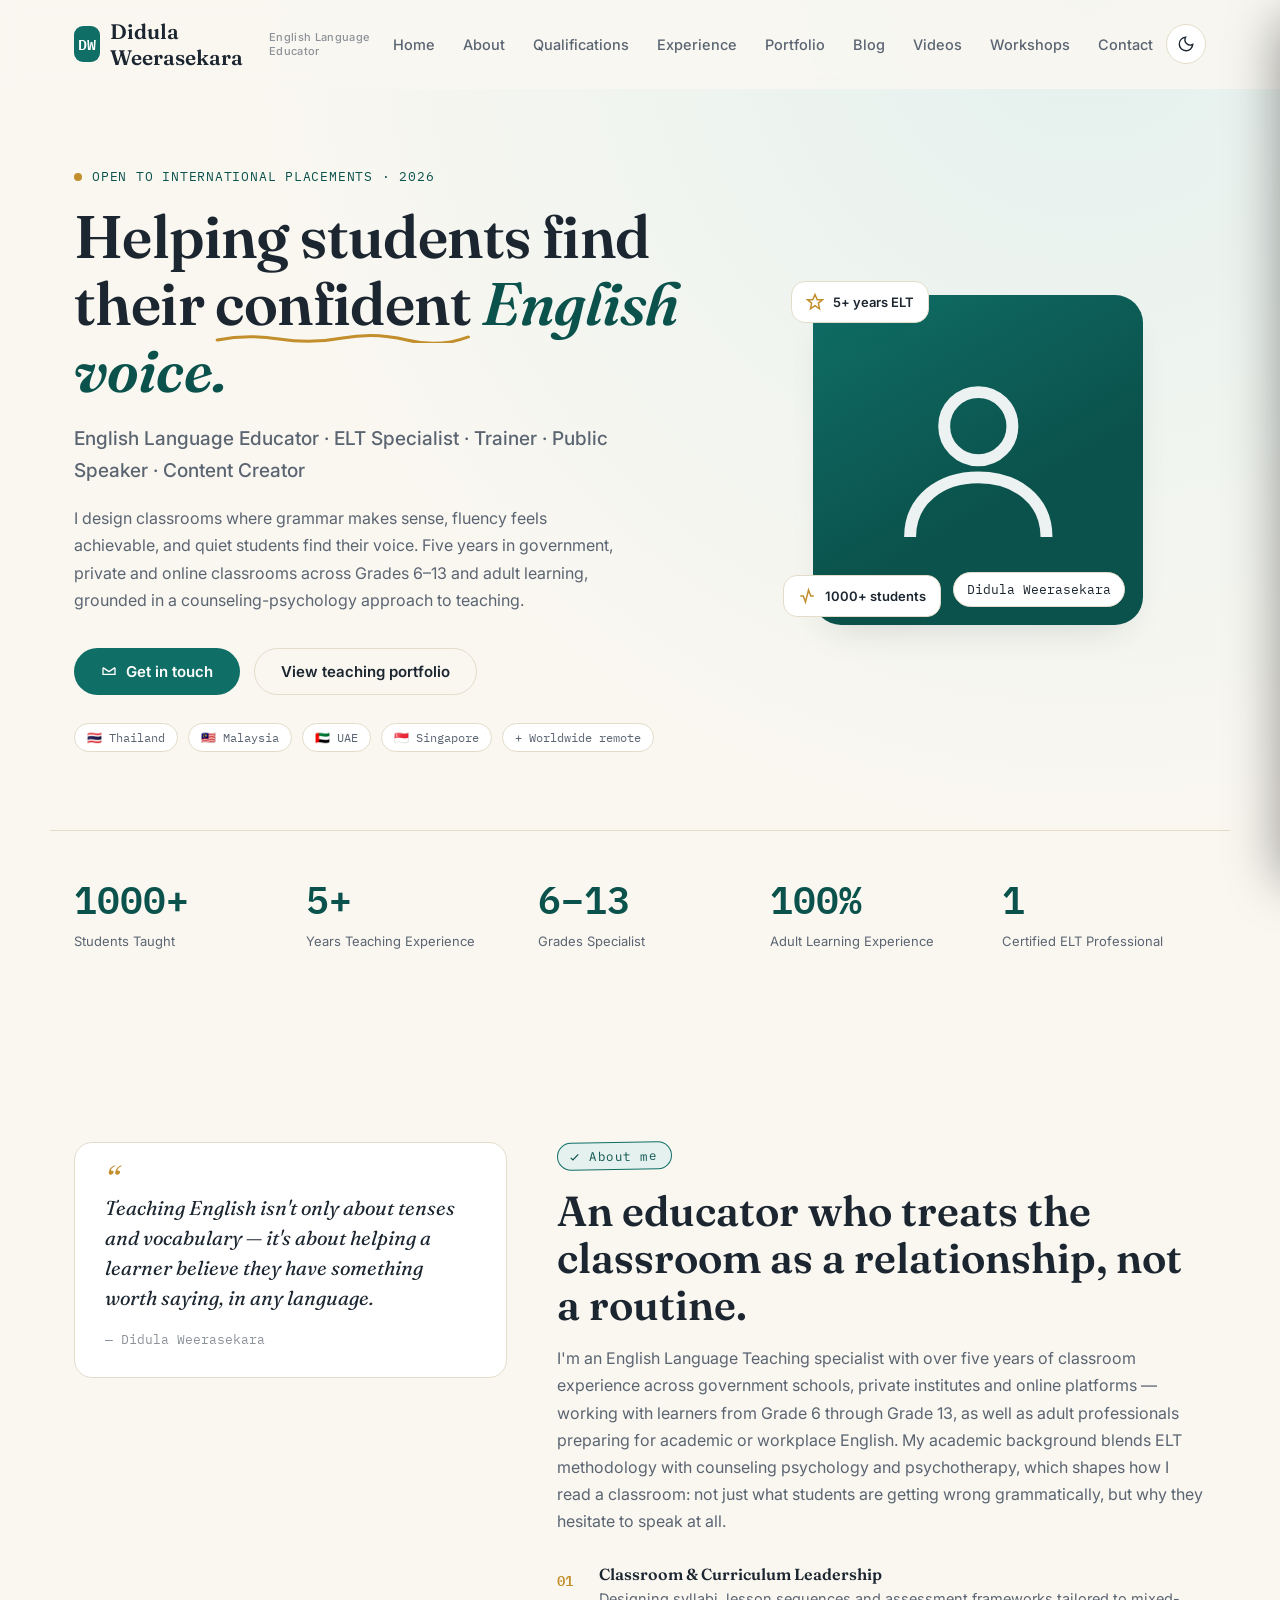
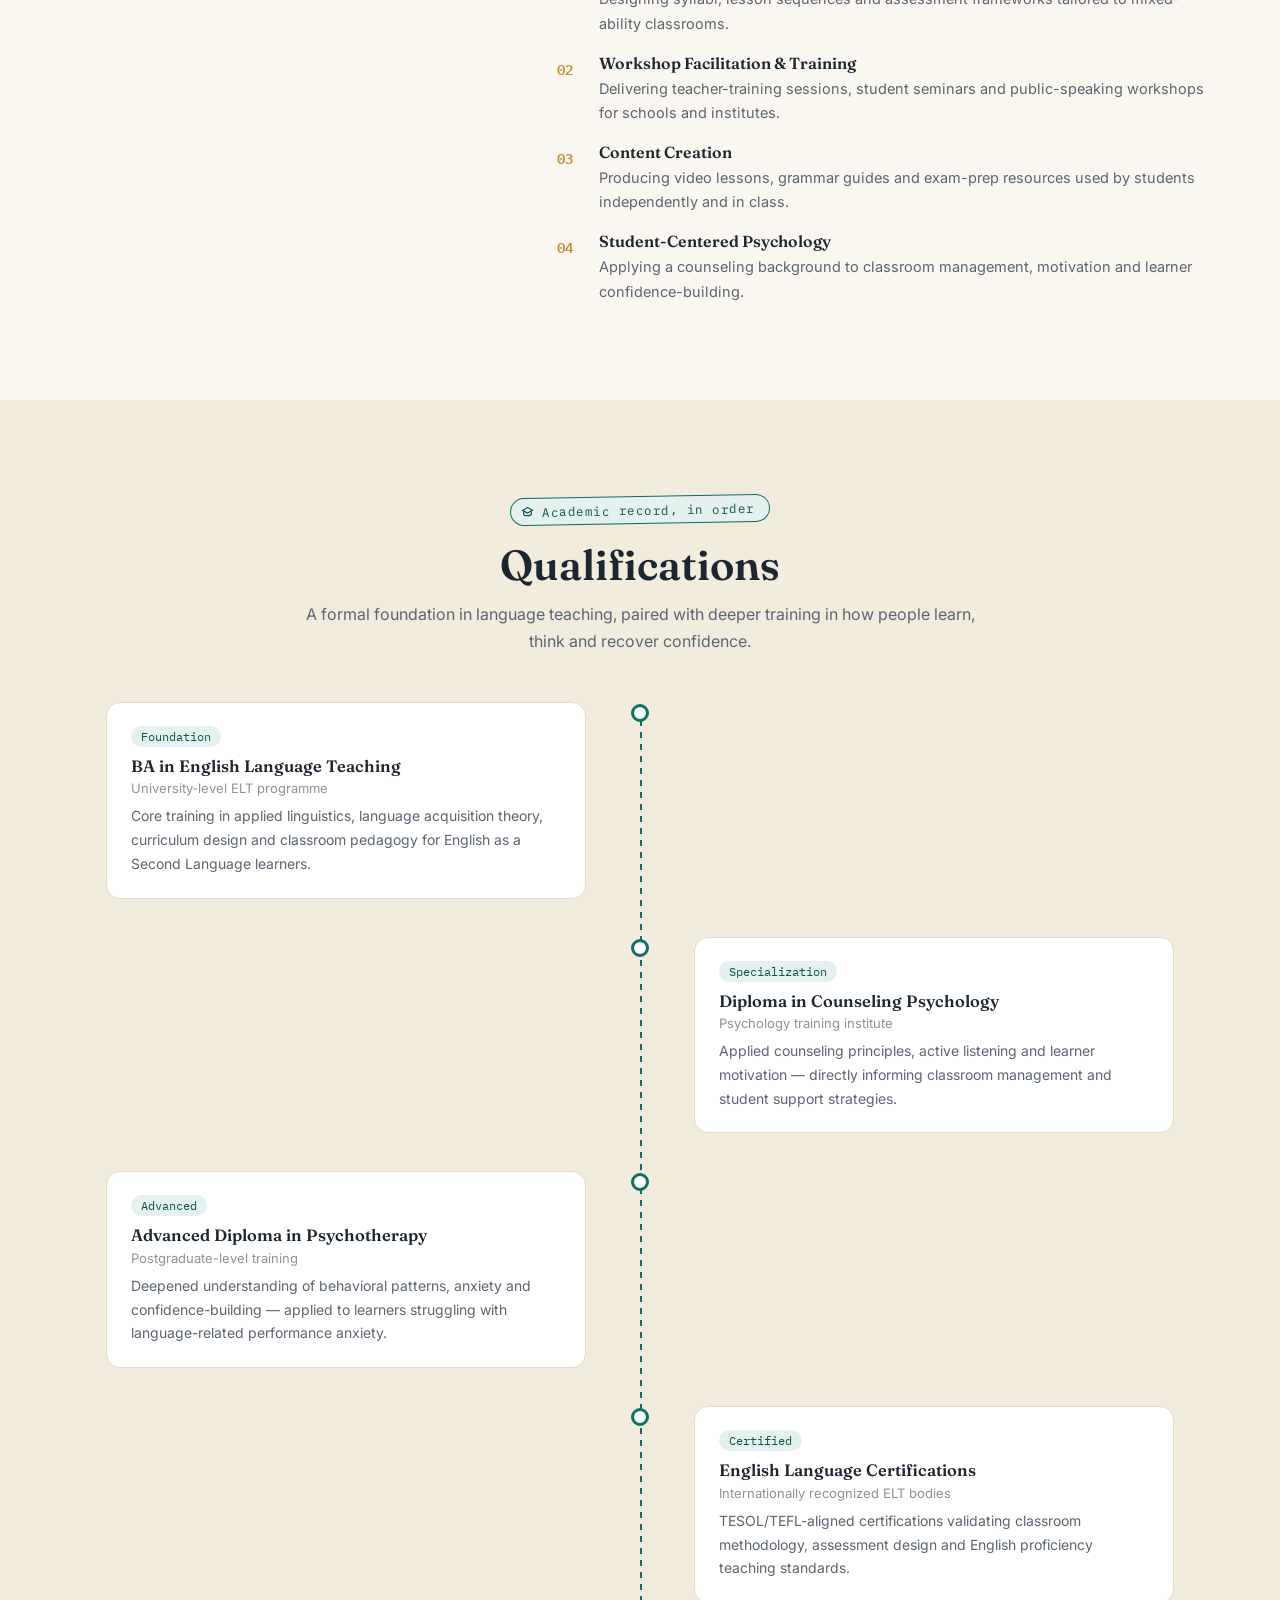
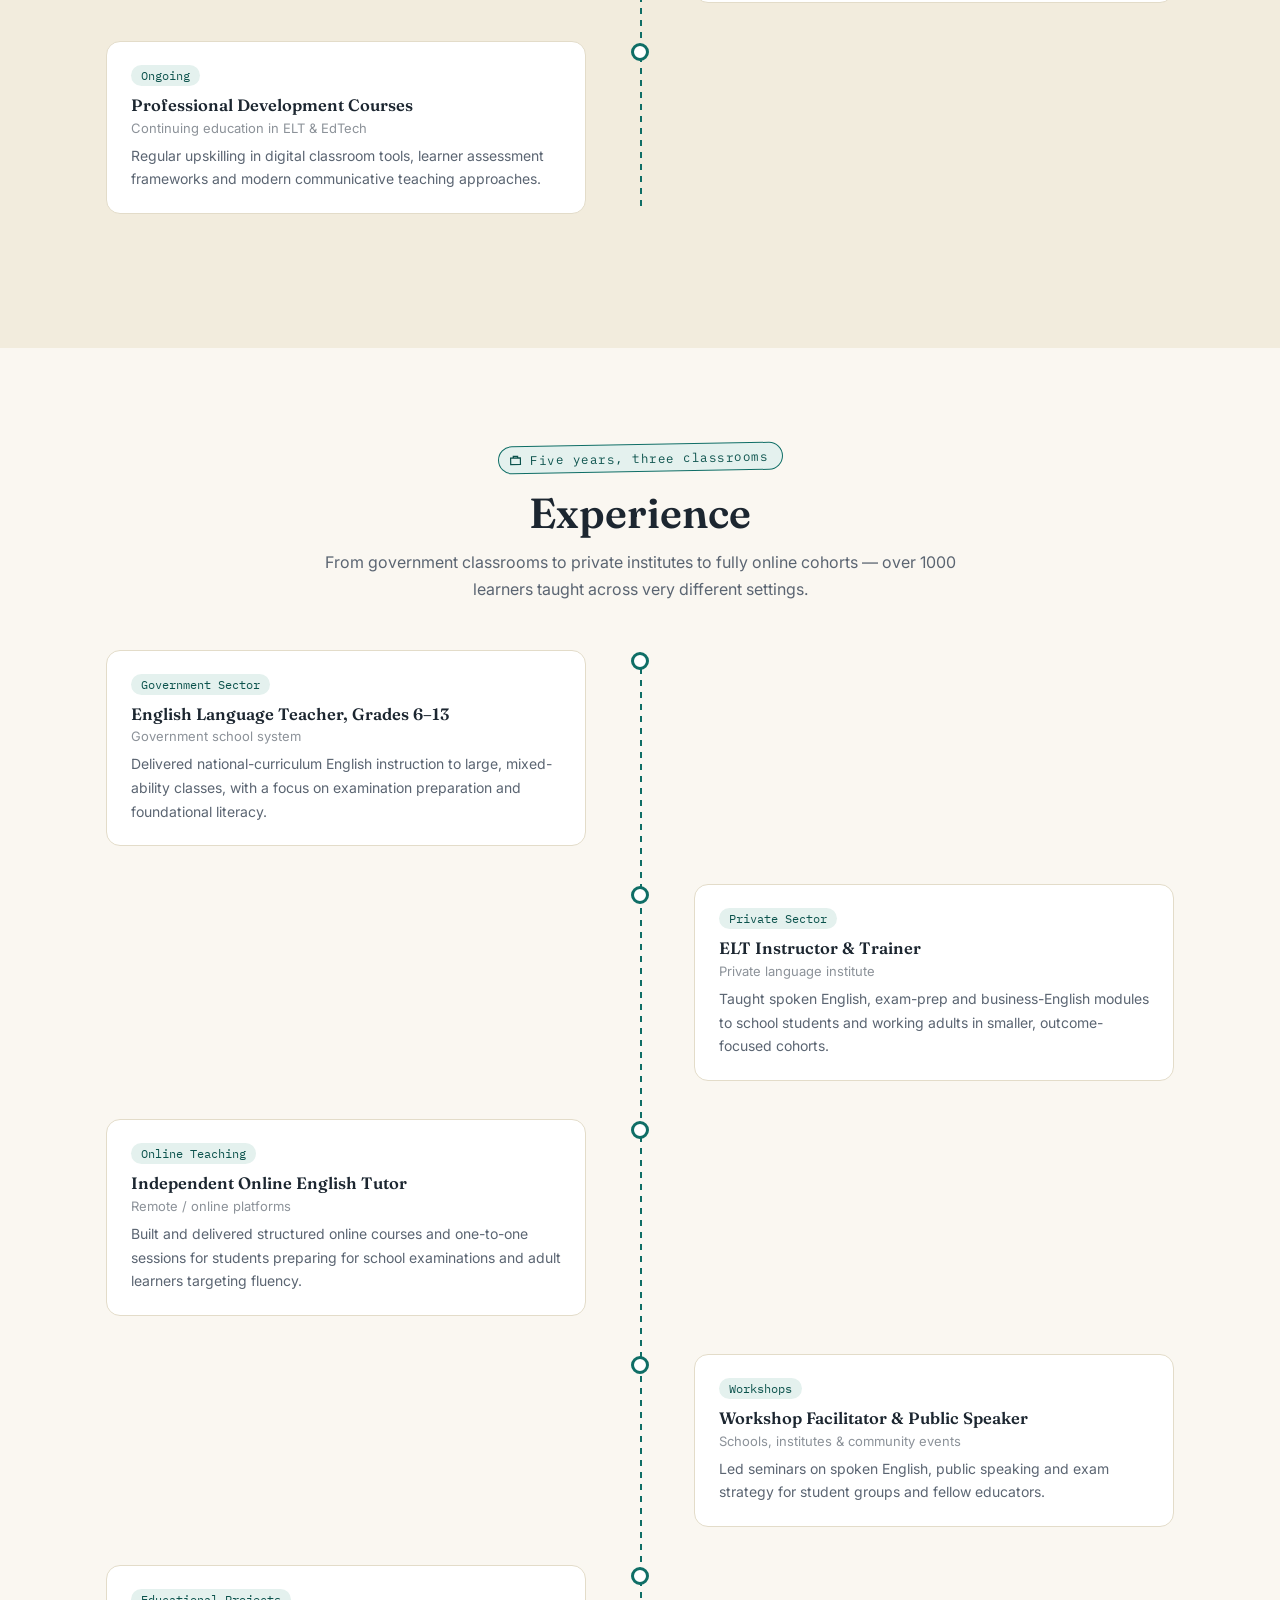
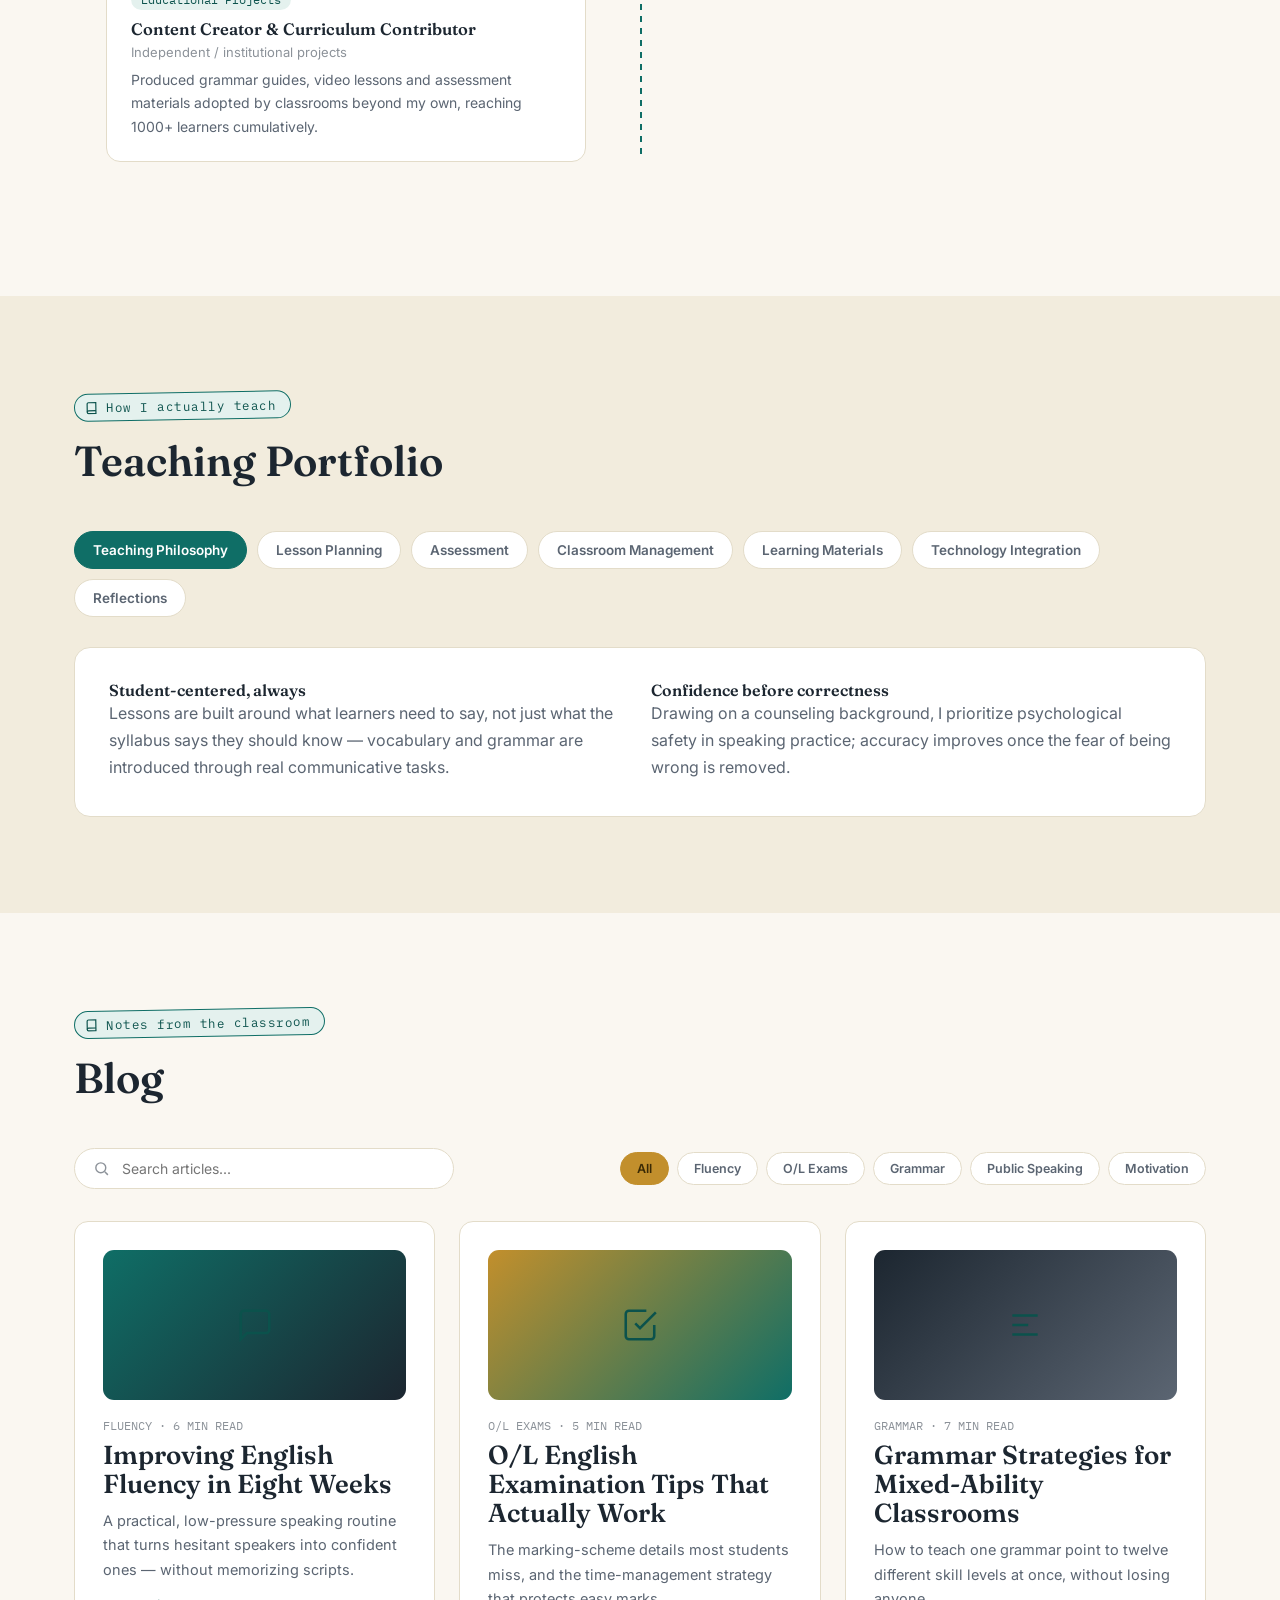
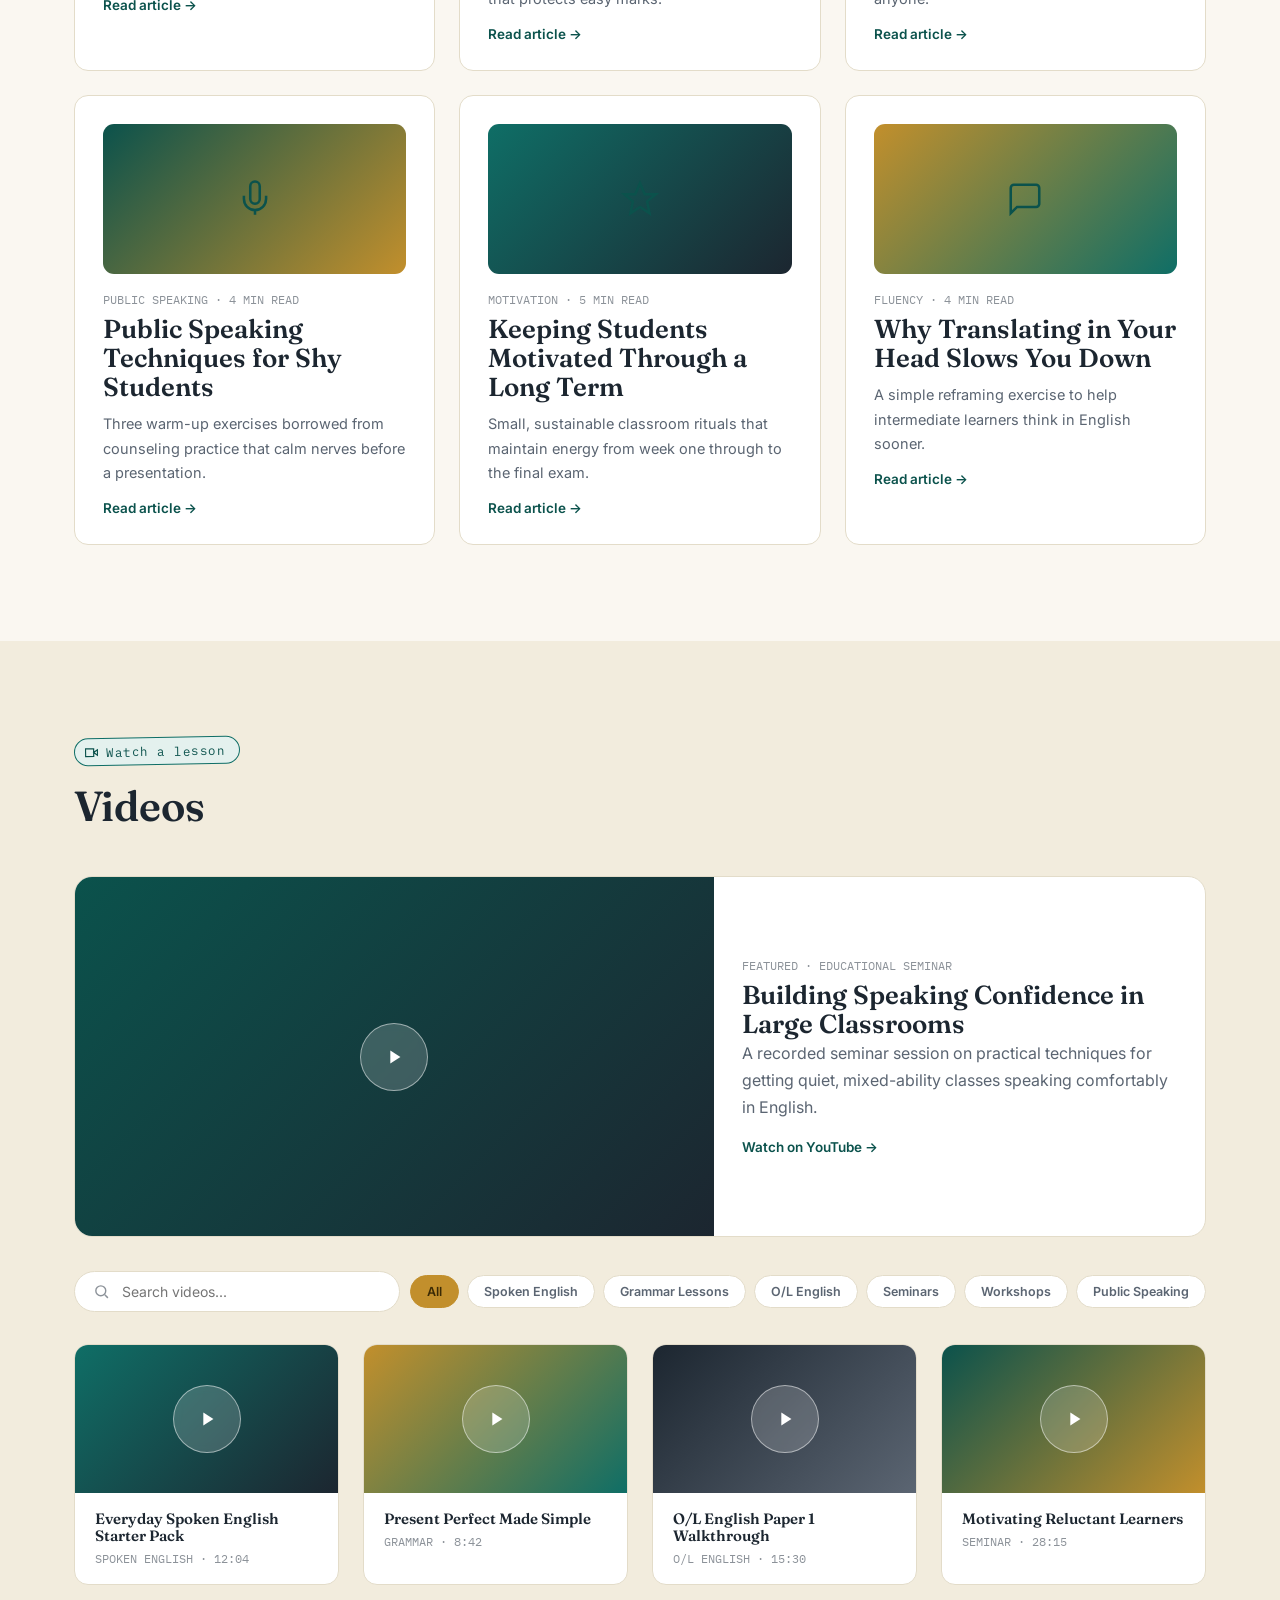
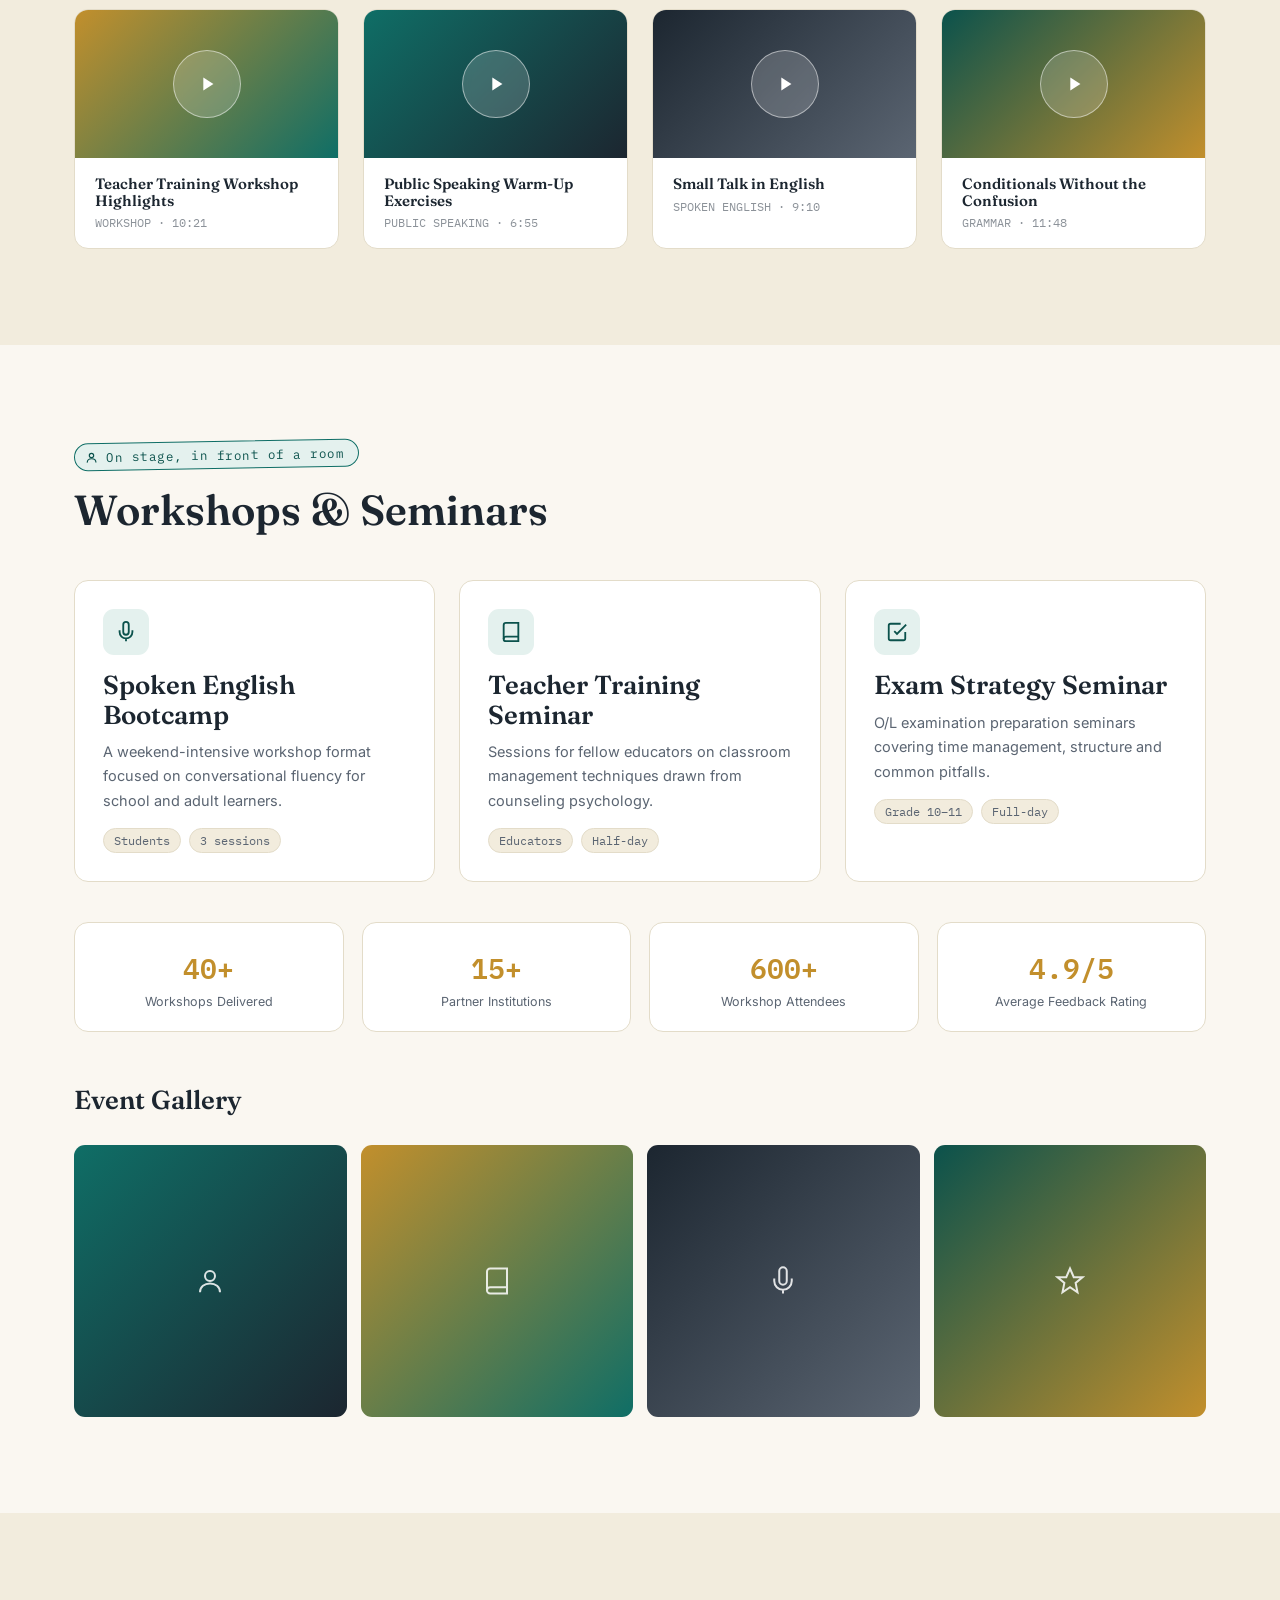
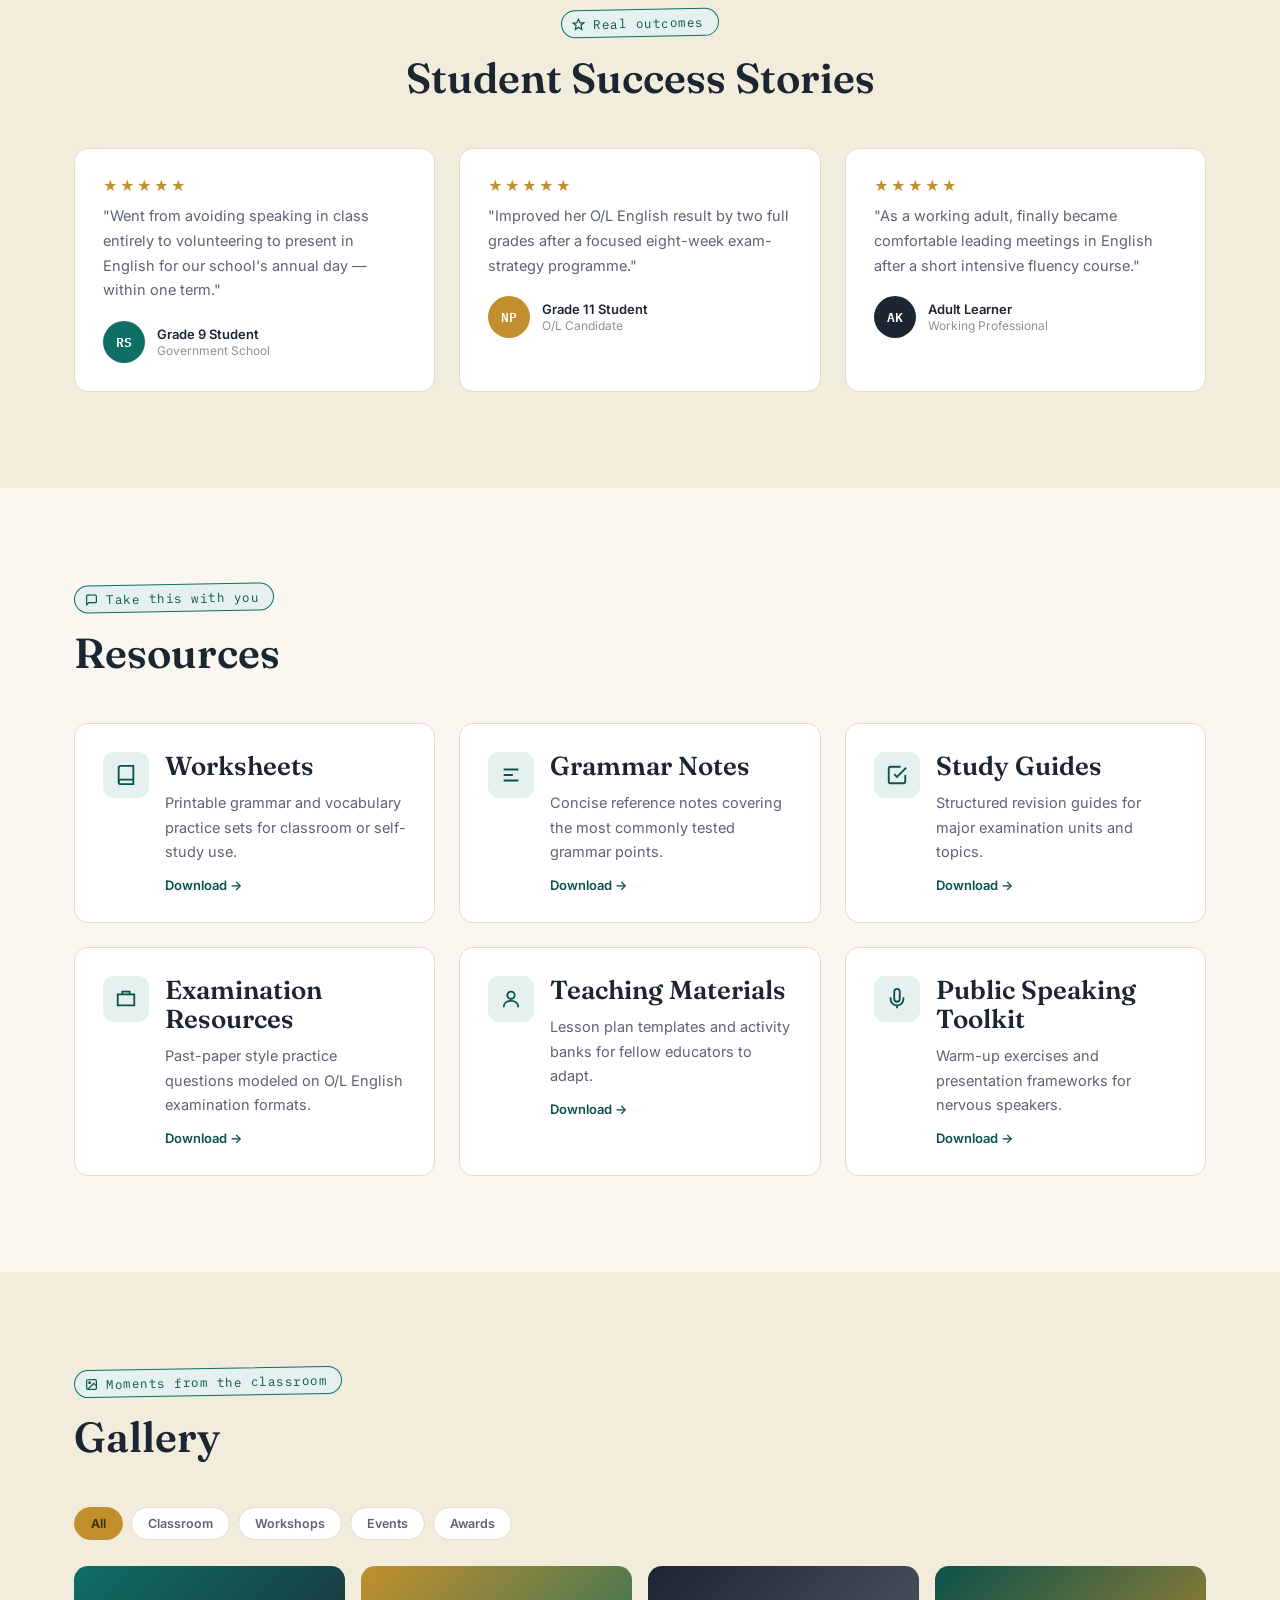
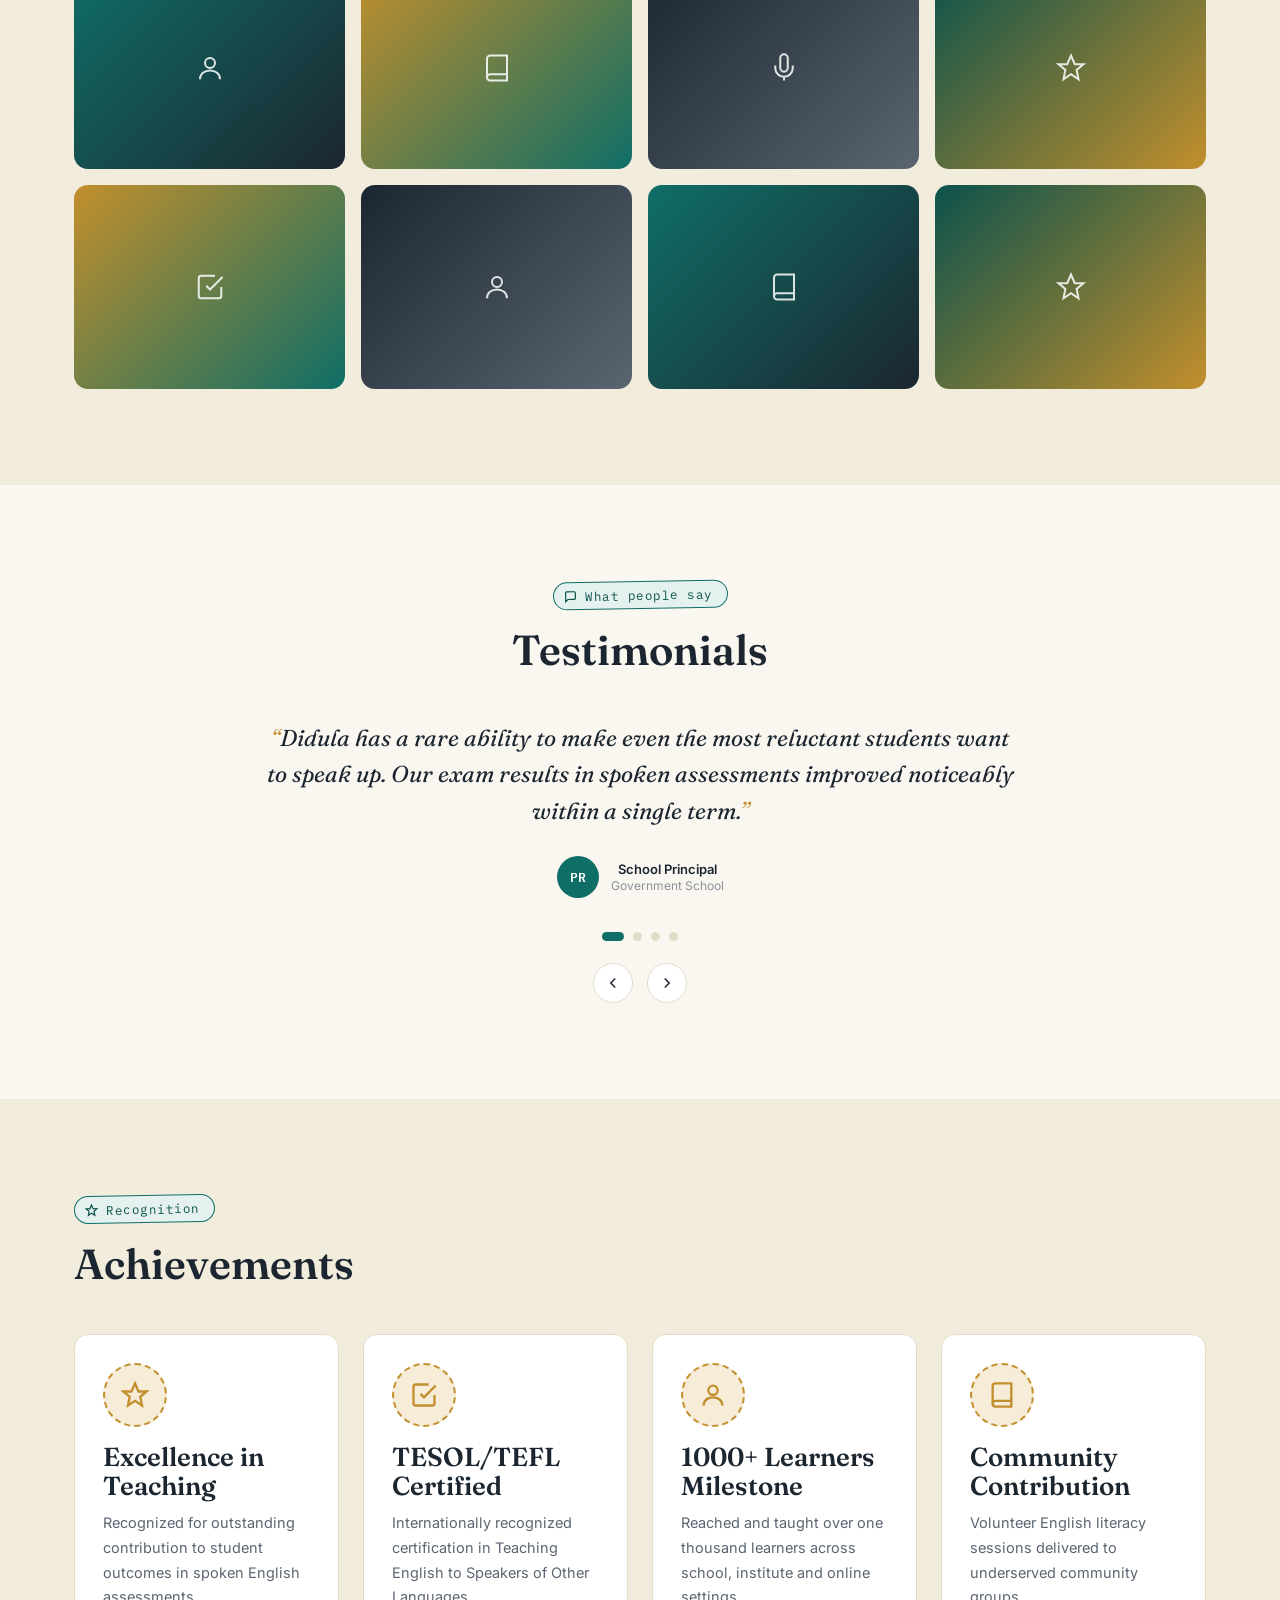
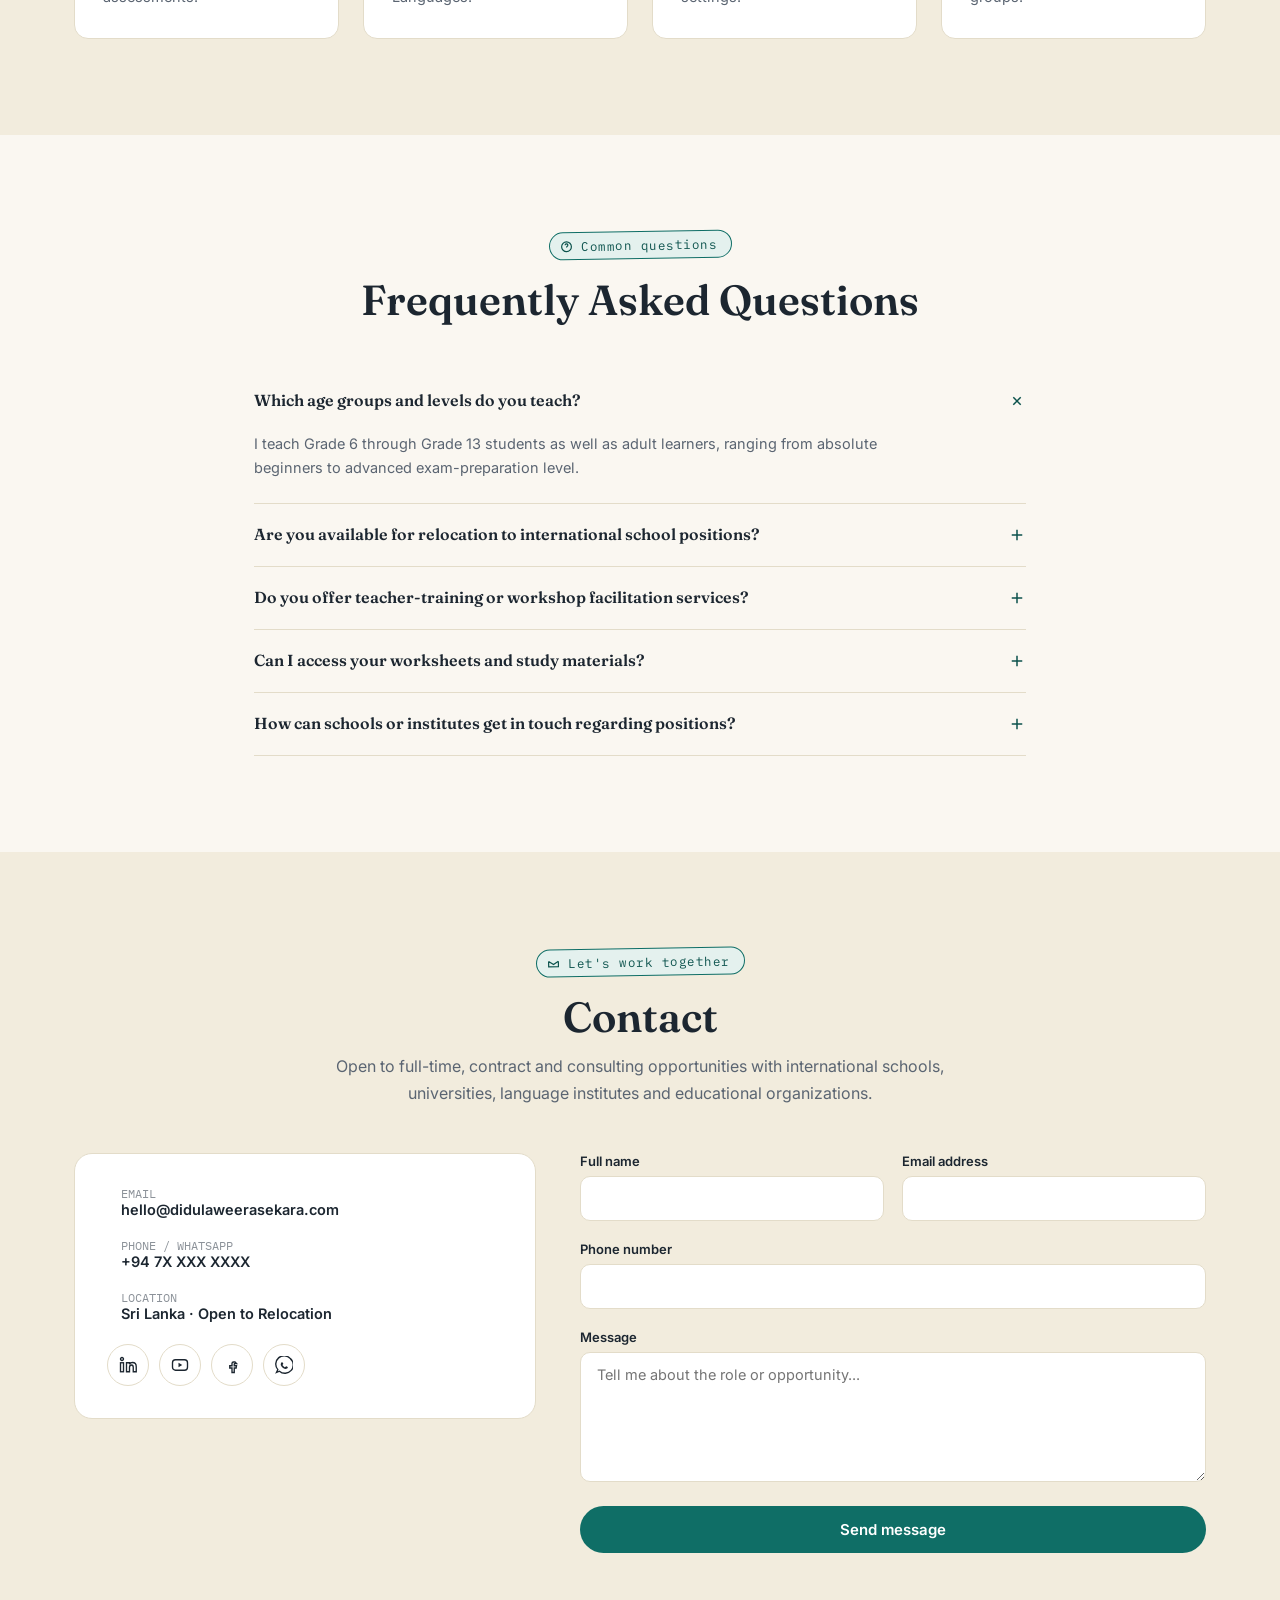
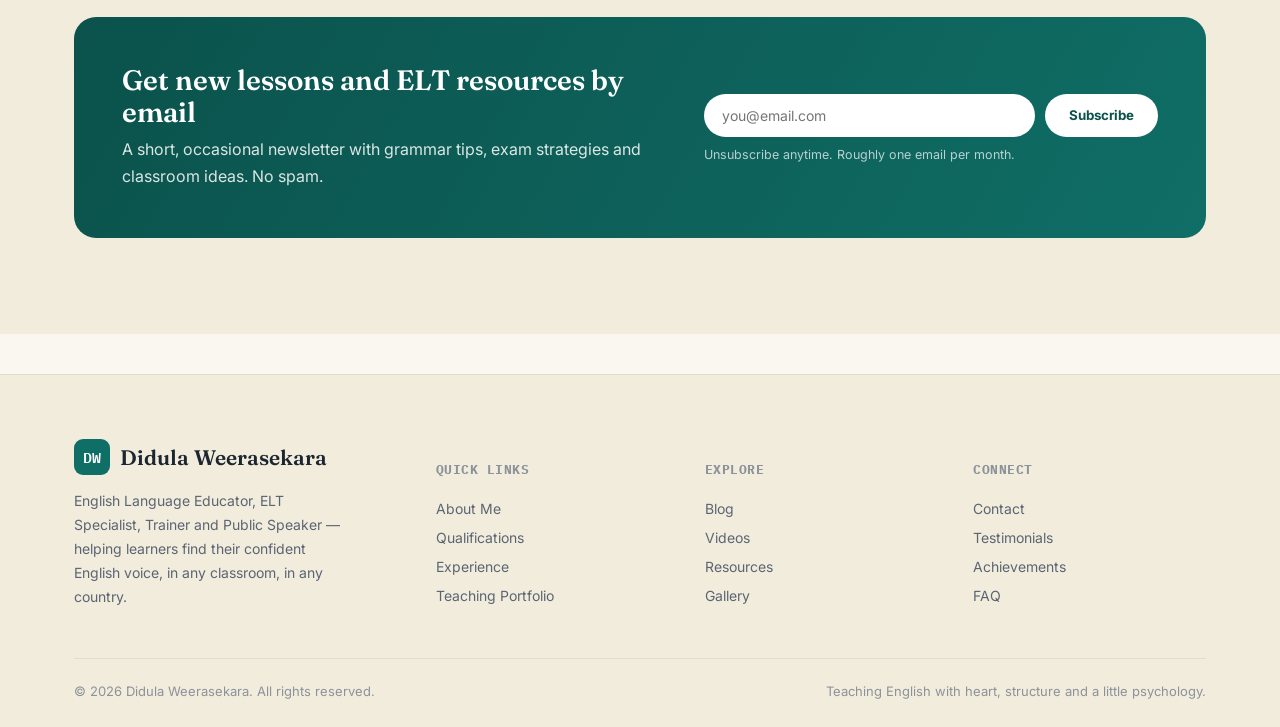
<file: index.html>
<!DOCTYPE html>
<html lang="en">
<head>
<meta charset="UTF-8">
<meta name="viewport" content="width=device-width, initial-scale=1.0">
<title>Didula Weerasekara | English Language Educator &amp; ELT Specialist</title>
<meta name="title" content="Didula Weerasekara | English Language Educator &amp; ELT Specialist">
<meta name="description" content="Didula Weerasekara is an English Language Teaching (ELT) specialist, trainer, public speaker and content creator with 5+ years of experience teaching 1000+ students across Grades 6–13 and adult learners. Available for international school, university and language institute positions in Thailand, Malaysia, UAE, Singapore and beyond.">
<meta name="keywords" content="ELT, ESL, English Language Teaching, English Teacher, TESOL, TEFL, International School Teacher, English Trainer, Public Speaking Coach, Education Consultant, English Educator Thailand, English Educator Malaysia, English Educator UAE, English Educator Singapore, Didula Weerasekara">
<meta name="author" content="Didula Weerasekara">
<meta name="robots" content="index, follow">
<link rel="canonical" href="https://didulaweerasekara.github.io/">

<meta property="og:type" content="website">
<meta property="og:title" content="Didula Weerasekara | English Language Educator &amp; ELT Specialist">
<meta property="og:description" content="ELT Specialist, Trainer, Public Speaker and Content Creator. 1000+ students taught, 5+ years of experience across Grades 6–13 and adult learning.">
<meta property="og:url" content="https://didulaweerasekara.github.io/">
<meta property="og:site_name" content="Didula Weerasekara — ELT Portfolio">
<meta name="twitter:card" content="summary_large_image">
<meta name="twitter:title" content="Didula Weerasekara | English Language Educator &amp; ELT Specialist">
<meta name="twitter:description" content="ELT Specialist, Trainer, Public Speaker and Content Creator with 5+ years of teaching experience.">

<link rel="icon" href="data:image/svg+xml,%3Csvg xmlns='http://www.w3.org/2000/svg' viewBox='0 0 64 64'%3E%3Crect width='64' height='64' rx='14' fill='%230F6E66'/%3E%3Ctext x='32' y='42' font-family='Georgia,serif' font-size='28' fill='%23F4EFE3' text-anchor='middle'%3EDW%3C/text%3E%3C/svg%3E">

<script type="application/ld+json">
{
  "@context": "https://schema.org",
  "@type": "Person",
  "name": "Didula Weerasekara",
  "jobTitle": "English Language Educator, ELT Specialist, Trainer, Public Speaker",
  "description": "English Language Teaching specialist with 5+ years of experience teaching 1000+ students across Grades 6–13 and adult learners, with a background in counseling psychology and psychotherapy.",
  "url": "https://didulaweerasekara.github.io/",
  "sameAs": [
    "https://www.linkedin.com/",
    "https://www.youtube.com/",
    "https://www.facebook.com/"
  ],
  "knowsAbout": ["English Language Teaching", "ESL", "TESOL", "Public Speaking", "Curriculum Design", "Classroom Management", "Counseling Psychology"]
}
</script>

<link rel="preconnect" href="https://fonts.googleapis.com">
<link rel="preconnect" href="https://fonts.gstatic.com" crossorigin>
<link href="https://fonts.googleapis.com/css2?family=Fraunces:ital,opsz,wght@0,9..144,400;0,9..144,500;0,9..144,600;0,9..144,700;1,9..144,500&family=Inter:wght@400;500;600;700;800&family=IBM+Plex+Mono:wght@400;500;600&display=swap" rel="stylesheet">

<style>
/* ============ 1. TOKENS ============ */
:root{
  --bg:#FAF7F1;
  --bg-alt:#F2ECDD;
  --surface:#FFFFFF;
  --ink:#1C2630;
  --ink-soft:#5B6572;
  --ink-faint:#8C9299;
  --accent:#0F6E66;
  --accent-dark:#0B524C;
  --accent-2:#C28F2C;
  --accent-soft:#E4F1EE;
  --accent-2-soft:#F6ECD7;
  --border:#E3DCC9;
  --shadow:0 18px 40px -20px rgba(28,38,48,.18);
  --radius:14px;
  --maxw:1180px;
  --font-display:'Fraunces', serif;
  --font-body:'Inter', sans-serif;
  --font-mono:'IBM Plex Mono', monospace;
}
html[data-theme="dark"]{
  --bg:#0A1620;
  --bg-alt:#0F1E29;
  --surface:#122230;
  --ink:#EFEAE0;
  --ink-soft:#AAB6BF;
  --ink-faint:#71808C;
  --accent:#52D6C8;
  --accent-dark:#34B5A8;
  --accent-2:#E6B85B;
  --accent-soft:#142F2C;
  --accent-2-soft:#2A2415;
  --border:#1F3140;
  --shadow:0 18px 50px -20px rgba(0,0,0,.55);
}
*{box-sizing:border-box;}
html{scroll-behavior:smooth;}
@media (prefers-reduced-motion:reduce){
  html{scroll-behavior:auto;}
  *{animation-duration:.001ms !important;animation-iteration-count:1 !important;transition-duration:.001ms !important;}
}
body{
  margin:0;background:var(--bg);color:var(--ink);
  font-family:var(--font-body);
  -webkit-font-smoothing:antialiased;
  overflow-x:hidden;
  transition:background .35s ease,color .35s ease;
}
img,svg{display:block;max-width:100%;}
a{color:inherit;text-decoration:none;}
ul{margin:0;padding:0;}
button{font-family:inherit;cursor:pointer;}
:focus-visible{outline:2px solid var(--accent);outline-offset:3px;border-radius:4px;}
.container{max-width:var(--maxw);margin:0 auto;padding:0 24px;}
.hide-mobile{display:none;}
@media (min-width:880px){.hide-mobile{display:revert;}}

h1,h2,h3,h4{font-family:var(--font-display);font-weight:600;line-height:1.12;margin:0;color:var(--ink);}
h2{font-size:clamp(28px,4vw,42px);}
h3{font-size:clamp(20px,2.6vw,26px);}
p{line-height:1.7;color:var(--ink-soft);margin:0;}

/* eyebrow / marginalia tag - signature element */
.eyebrow{
  display:inline-flex;align-items:center;gap:8px;
  font-family:var(--font-mono);font-size:12.5px;letter-spacing:.04em;
  color:var(--accent-dark);background:var(--accent-soft);
  border:1px solid var(--accent);border-radius:30px;
  padding:5px 14px 5px 10px;transform:rotate(-1deg);
  margin-bottom:18px;
}
html[data-theme="dark"] .eyebrow{color:var(--accent);}
.eyebrow svg{width:13px;height:13px;flex-shrink:0;}

.section-head{max-width:680px;margin-bottom:46px;}
.section-head.center{margin-inline:auto;text-align:center;}
.section{padding:96px 0;position:relative;}
.section.alt{background:var(--bg-alt);}
.section-foot-note{margin-top:14px;}

/* underline squiggle, signature motif */
.squiggle{position:relative;display:inline-block;}
.squiggle svg{position:absolute;left:0;bottom:-6px;width:100%;height:10px;}

/* buttons */
.btn{
  display:inline-flex;align-items:center;gap:9px;
  font-family:var(--font-body);font-weight:600;font-size:15px;
  padding:13px 26px;border-radius:50px;border:1.5px solid transparent;
  transition:transform .25s ease,box-shadow .25s ease,background .25s ease,color .25s ease,border-color .25s ease;
  white-space:nowrap;
}
.btn-primary{background:var(--accent);color:#fff;}
html[data-theme="dark"] .btn-primary{color:#06201D;}
.btn-primary:hover{transform:translateY(-2px);box-shadow:0 14px 26px -10px rgba(15,110,102,.45);background:var(--accent-dark);}
.btn-ghost{background:transparent;color:var(--ink);border-color:var(--border);}
.btn-ghost:hover{border-color:var(--accent);color:var(--accent-dark);transform:translateY(-2px);}
html[data-theme="dark"] .btn-ghost:hover{color:var(--accent);}

/* ============ LOADING SCREEN ============ */
#loader{
  position:fixed;inset:0;background:var(--bg);z-index:9999;
  display:flex;align-items:center;justify-content:center;flex-direction:column;gap:16px;
  transition:opacity .6s ease, visibility .6s ease;
}
#loader.done{opacity:0;visibility:hidden;}
.loader-mark{
  font-family:var(--font-display);font-size:30px;font-weight:600;color:var(--accent);
  position:relative;
}
.loader-bar{width:160px;height:3px;background:var(--border);border-radius:3px;overflow:hidden;}
.loader-bar span{display:block;height:100%;width:30%;background:var(--accent);border-radius:3px;animation:loadmove 1.1s ease-in-out infinite;}
@keyframes loadmove{0%{transform:translateX(-100%);}100%{transform:translateX(330%);}}

/* ============ HEADER / NAV ============ */
header{
  position:fixed;top:0;left:0;right:0;z-index:1000;
  background:color-mix(in srgb, var(--bg) 86%, transparent);
  backdrop-filter:blur(10px);
  border-bottom:1px solid transparent;
  transition:border-color .3s ease, background .3s ease, padding .3s ease;
}
header.scrolled{border-color:var(--border);box-shadow:0 6px 24px -18px rgba(0,0,0,.25);}
.nav-wrap{display:flex;align-items:center;justify-content:space-between;padding:18px 24px;max-width:var(--maxw);margin:0 auto;transition:padding .3s ease;}
header.scrolled .nav-wrap{padding:12px 24px;}
.logo{font-family:var(--font-display);font-weight:600;font-size:21px;display:flex;align-items:center;gap:10px;}
.logo span.mark{
  width:36px;height:36px;border-radius:9px;background:var(--accent);color:#fff;
  display:flex;align-items:center;justify-content:center;font-size:15px;font-family:var(--font-mono);
}
html[data-theme="dark"] .logo span.mark{color:#06201D;}
.logo small{display:block;font-family:var(--font-body);font-weight:500;font-size:11px;color:var(--ink-faint);letter-spacing:.03em;}

nav.primary{display:flex;align-items:center;gap:2px;}
nav.primary a{
  font-size:14.5px;font-weight:500;color:var(--ink-soft);padding:9px 13px;border-radius:8px;
  transition:color .2s ease, background .2s ease;position:relative;
}
nav.primary a:hover{color:var(--ink);background:var(--accent-soft);}
.nav-actions{display:flex;align-items:center;gap:10px;}
.icon-btn{
  width:40px;height:40px;border-radius:50%;border:1px solid var(--border);background:var(--surface);
  display:flex;align-items:center;justify-content:center;color:var(--ink);transition:border-color .2s,transform .2s;
}
.icon-btn:hover{border-color:var(--accent);transform:translateY(-2px);}
.icon-btn svg{width:18px;height:18px;}
#themeToggle .sun{display:none;}
html[data-theme="dark"] #themeToggle .sun{display:block;}
html[data-theme="dark"] #themeToggle .moon{display:none;}

#menuToggle{display:flex;}
@media (min-width:980px){#menuToggle{display:none;}}
nav.primary{display:none;}
@media (min-width:980px){nav.primary{display:flex;}}

#mobileMenu{
  position:fixed;top:0;right:0;height:100%;width:min(320px,86vw);background:var(--surface);
  z-index:1100;box-shadow:-20px 0 50px -20px rgba(0,0,0,.4);
  transform:translateX(100%);transition:transform .4s cubic-bezier(.6,0,.2,1);
  padding:26px 22px;overflow-y:auto;
}
#mobileMenu.open{transform:translateX(0);}
#mobileMenu a{display:block;padding:13px 6px;font-size:15.5px;font-weight:500;border-bottom:1px solid var(--border);color:var(--ink-soft);}
#mobileMenu a:hover{color:var(--accent-dark);}
#menuOverlay{position:fixed;inset:0;background:rgba(10,14,18,.45);z-index:1050;opacity:0;visibility:hidden;transition:opacity .35s ease,visibility .35s ease;}
#menuOverlay.open{opacity:1;visibility:visible;}
.mobile-close{display:flex;justify-content:flex-end;margin-bottom:6px;}

/* ============ HERO ============ */
.hero{
  padding:168px 0 96px;position:relative;overflow:hidden;
  background:radial-gradient(circle at 85% 0%, var(--accent-soft), transparent 55%);
}
.hero-grid{display:grid;grid-template-columns:1fr;gap:48px;align-items:center;}
@media (min-width:960px){.hero-grid{grid-template-columns:1.15fr .85fr;gap:60px;}}
.hero-eyebrow{font-family:var(--font-mono);font-size:13px;color:var(--accent-dark);letter-spacing:.06em;text-transform:uppercase;display:flex;align-items:center;gap:10px;margin-bottom:18px;}
html[data-theme="dark"] .hero-eyebrow{color:var(--accent);}
.hero-eyebrow .dot{width:8px;height:8px;border-radius:50%;background:var(--accent-2);animation:pulse 1.8s ease-in-out infinite;}
@keyframes pulse{0%,100%{opacity:1;}50%{opacity:.35;}}
.hero h1{font-size:clamp(36px,5.4vw,60px);letter-spacing:-.01em;}
.hero h1 em{font-style:italic;color:var(--accent-dark);}
html[data-theme="dark"] .hero h1 em{color:var(--accent);}
.hero-role{margin-top:18px;font-size:clamp(16px,2vw,19px);color:var(--ink-soft);font-weight:500;max-width:580px;}
.hero-desc{margin-top:18px;max-width:540px;font-size:16px;}
.hero-cta{display:flex;flex-wrap:wrap;gap:14px;margin-top:34px;}
.hero-flags{display:flex;flex-wrap:wrap;gap:10px;margin-top:28px;}
.flag-chip{font-family:var(--font-mono);font-size:12px;color:var(--ink-soft);background:var(--surface);border:1px solid var(--border);padding:6px 12px;border-radius:30px;}

.hero-photo-wrap{position:relative;justify-self:center;}
.hero-photo{
  width:min(330px,80vw);height:min(330px,80vw);border-radius:28px;
  background:linear-gradient(150deg,var(--accent) 0%,var(--accent-dark) 60%);
  display:flex;align-items:center;justify-content:center;position:relative;
  box-shadow:var(--shadow);
}
.hero-photo svg{width:62%;color:rgba(255,255,255,.92);}
.hero-photo .initials{
  position:absolute;bottom:18px;right:18px;background:var(--surface);color:var(--ink);
  font-family:var(--font-mono);font-size:13px;padding:8px 13px;border-radius:30px;border:1px solid var(--border);box-shadow:var(--shadow);
}
.float-badge{
  position:absolute;background:var(--surface);border:1px solid var(--border);border-radius:14px;
  padding:11px 14px;box-shadow:var(--shadow);display:flex;align-items:center;gap:9px;font-size:13px;font-weight:600;
  animation:floaty 5s ease-in-out infinite;
}
.float-badge svg{width:18px;height:18px;color:var(--accent-2);}
.fb1{top:-14px;left:-22px;animation-delay:.2s;}
.fb2{bottom:8px;left:-30px;animation-delay:1.4s;}
@keyframes floaty{0%,100%{transform:translateY(0);}50%{transform:translateY(-10px);}}
@media (max-width:600px){.float-badge{display:none;}}

/* stats */
.stats-strip{margin-top:78px;border-top:1px solid var(--border);padding-top:38px;}
.stats-grid{display:grid;grid-template-columns:repeat(2,1fr);gap:28px;}
@media (min-width:720px){.stats-grid{grid-template-columns:repeat(5,1fr);}}
.stat{text-align:left;}
.stat .num{font-family:var(--font-mono);font-weight:600;font-size:clamp(26px,3.4vw,38px);color:var(--accent-dark);}
html[data-theme="dark"] .stat .num{color:var(--accent);}
.stat .label{font-size:13px;color:var(--ink-soft);margin-top:4px;line-height:1.4;}

/* ============ REVEAL ============ */
.reveal{opacity:0;transform:translateY(26px);transition:opacity .7s ease,transform .7s ease;}
.reveal.in{opacity:1;transform:translateY(0);}

/* ============ GRID / CARD SYSTEM ============ */
.grid{display:grid;gap:24px;}
.grid-2{grid-template-columns:1fr;}
@media (min-width:760px){.grid-2{grid-template-columns:1fr 1fr;}}
.grid-3{grid-template-columns:1fr;}
@media (min-width:680px){.grid-3{grid-template-columns:1fr 1fr;}}
@media (min-width:1000px){.grid-3{grid-template-columns:1fr 1fr 1fr;}}
.grid-4{grid-template-columns:1fr;}
@media (min-width:640px){.grid-4{grid-template-columns:1fr 1fr;}}
@media (min-width:1040px){.grid-4{grid-template-columns:repeat(4,1fr);}}

.card{
  background:var(--surface);border:1px solid var(--border);border-radius:var(--radius);
  padding:28px;transition:transform .3s ease,box-shadow .3s ease,border-color .3s ease;
}
.card:hover{transform:translateY(-5px);box-shadow:var(--shadow);border-color:var(--accent);}
.card .icon-tile{
  width:46px;height:46px;border-radius:11px;background:var(--accent-soft);color:var(--accent-dark);
  display:flex;align-items:center;justify-content:center;margin-bottom:16px;
}
html[data-theme="dark"] .card .icon-tile{color:var(--accent);}
.card .icon-tile svg{width:22px;height:22px;}
.card h3{margin-bottom:10px;}
.card p{font-size:14.5px;}
.tag-row{display:flex;flex-wrap:wrap;gap:8px;margin-top:14px;}
.tag{font-family:var(--font-mono);font-size:11.5px;background:var(--bg-alt);border:1px solid var(--border);color:var(--ink-soft);padding:4px 10px;border-radius:30px;}

/* ============ ABOUT ============ */
.about-grid{display:grid;grid-template-columns:1fr;gap:50px;align-items:start;}
@media (min-width:920px){.about-grid{grid-template-columns:.8fr 1.2fr;}}
.about-visual{
  background:var(--surface);border:1px solid var(--border);border-radius:18px;padding:30px;
}
.about-quote{font-family:var(--font-display);font-style:italic;font-size:20px;color:var(--ink);line-height:1.5;}
.about-quote::before{content:'\201C';color:var(--accent-2);font-size:34px;display:block;line-height:.4;margin-bottom:6px;}
.about-sign{margin-top:18px;font-family:var(--font-mono);font-size:12.5px;color:var(--ink-faint);}
.about-points{display:grid;gap:18px;margin-top:30px;}
.about-point{display:flex;gap:14px;}
.about-point .num{font-family:var(--font-mono);color:var(--accent-2);font-weight:600;font-size:14px;width:28px;flex-shrink:0;padding-top:2px;}
.about-point h4{font-size:16px;margin-bottom:4px;}
.about-point p{font-size:14.5px;}

/* ============ TIMELINE (qualifications / experience) ============ */
.timeline{position:relative;margin-top:10px;}
.timeline::before{
  content:'';position:absolute;left:19px;top:6px;bottom:6px;width:2px;
  background:repeating-linear-gradient(to bottom,var(--accent) 0 6px, transparent 6px 12px);
}
@media (min-width:760px){.timeline::before{left:50%;}}
.t-item{position:relative;padding-left:54px;margin-bottom:38px;}
@media (min-width:760px){
  .t-item{width:50%;padding-left:0;padding-right:54px;text-align:right;}
  .t-item:nth-child(even){left:50%;padding-right:0;padding-left:54px;text-align:left;}
}
.t-dot{
  position:absolute;left:11px;top:2px;width:18px;height:18px;border-radius:50%;
  background:var(--surface);border:3px solid var(--accent);
}
@media (min-width:760px){
  .t-item{left:0;}
  .t-item .t-dot{left:auto;right:-9px;}
  .t-item:nth-child(even) .t-dot{left:-9px;right:auto;}
}
.t-card{background:var(--surface);border:1px solid var(--border);border-radius:14px;padding:22px 24px;display:inline-block;text-align:left;max-width:480px;transition:border-color .3s,transform .3s;}
.t-card:hover{border-color:var(--accent);transform:translateY(-3px);}
.t-date{font-family:var(--font-mono);font-size:12px;color:var(--accent-dark);background:var(--accent-soft);padding:3px 10px;border-radius:30px;display:inline-block;margin-bottom:10px;}
html[data-theme="dark"] .t-date{color:var(--accent);}
.t-card h4{font-size:16.5px;margin-bottom:5px;}
.t-card .org{font-size:13px;color:var(--ink-faint);margin-bottom:8px;display:block;}
.t-card p{font-size:14px;}

/* ============ TABS (teaching portfolio) ============ */
.tabs-nav{display:flex;flex-wrap:wrap;gap:10px;margin-bottom:30px;}
.tab-btn{
  font-size:13.5px;font-weight:600;padding:10px 18px;border-radius:30px;border:1px solid var(--border);
  background:var(--surface);color:var(--ink-soft);transition:all .25s ease;
}
.tab-btn.active{background:var(--accent);color:#fff;border-color:var(--accent);}
html[data-theme="dark"] .tab-btn.active{color:#06201D;}
.tab-panel{display:none;}
.tab-panel.active{display:block;animation:fadein .4s ease;}
@keyframes fadein{from{opacity:0;transform:translateY(8px);}to{opacity:1;transform:translateY(0);}}
.philosophy-box{background:var(--surface);border:1px solid var(--border);border-radius:16px;padding:34px;display:grid;gap:22px;}
@media (min-width:760px){.philosophy-box{grid-template-columns:1fr 1fr;}}

/* ============ BLOG ============ */
.filter-row{display:flex;flex-wrap:wrap;gap:10px;align-items:center;justify-content:space-between;margin-bottom:32px;}
.search-box{
  display:flex;align-items:center;gap:10px;background:var(--surface);border:1px solid var(--border);
  border-radius:30px;padding:10px 18px;flex:1;min-width:220px;max-width:380px;
}
.search-box input{border:none;background:transparent;outline:none;color:var(--ink);font-size:14px;width:100%;font-family:var(--font-body);}
.search-box svg{width:17px;height:17px;color:var(--ink-faint);flex-shrink:0;}
.chip-row{display:flex;flex-wrap:wrap;gap:8px;}
.chip{font-size:12.5px;font-weight:600;padding:8px 16px;border-radius:30px;border:1px solid var(--border);background:var(--surface);color:var(--ink-soft);transition:.2s;}
.chip.active{background:var(--accent-2);color:#3A2A05;border-color:var(--accent-2);}
.blog-card{display:flex;flex-direction:column;}
.blog-thumb{
  height:150px;border-radius:11px;margin-bottom:18px;display:flex;align-items:center;justify-content:center;
  background:linear-gradient(135deg,var(--accent-soft),var(--accent-2-soft));color:var(--accent-dark);
}
html[data-theme="dark"] .blog-thumb{color:var(--accent);}
.blog-thumb svg{width:38px;height:38px;}
.blog-meta{font-family:var(--font-mono);font-size:11.5px;color:var(--ink-faint);margin-bottom:8px;}
.read-link{margin-top:14px;font-size:13.5px;font-weight:600;color:var(--accent-dark);display:inline-flex;align-items:center;gap:6px;}
html[data-theme="dark"] .read-link{color:var(--accent);}
.no-results{display:none;text-align:center;padding:40px 0;color:var(--ink-faint);font-size:14px;}

/* ============ VIDEOS ============ */
.video-hero{
  background:var(--surface);border:1px solid var(--border);border-radius:18px;overflow:hidden;margin-bottom:34px;
  display:grid;grid-template-columns:1fr;
}
@media (min-width:840px){.video-hero{grid-template-columns:1.3fr 1fr;}}
.video-frame{
  position:relative;aspect-ratio:16/9;background:linear-gradient(135deg,#0B524C,#1c2630);
  display:flex;align-items:center;justify-content:center;
}
.play-btn{
  width:68px;height:68px;border-radius:50%;background:rgba(255,255,255,.18);border:1.5px solid rgba(255,255,255,.5);
  display:flex;align-items:center;justify-content:center;backdrop-filter:blur(4px);transition:transform .25s;
}
.video-frame:hover .play-btn{transform:scale(1.08);}
.play-btn svg{width:22px;height:22px;color:#fff;}
.video-info{padding:28px;display:flex;flex-direction:column;justify-content:center;}
.video-card .video-frame{aspect-ratio:16/9;border-radius:11px 11px 0 0;}
.video-card{padding:0;overflow:hidden;}
.video-card .pad{padding:18px 20px;}
.video-card h4{font-size:15px;margin-bottom:6px;}
.video-card .meta{font-family:var(--font-mono);font-size:11.5px;color:var(--ink-faint);}

/* ============ WORKSHOPS ============ */
.event-stats{display:grid;grid-template-columns:repeat(2,1fr);gap:18px;margin-top:40px;}
@media (min-width:720px){.event-stats{grid-template-columns:repeat(4,1fr);}}
.event-stat{background:var(--surface);border:1px solid var(--border);border-radius:14px;padding:22px;text-align:center;}
.event-stat .num{font-family:var(--font-mono);font-size:28px;font-weight:600;color:var(--accent-2);}
.event-stat .label{font-size:12.5px;color:var(--ink-soft);margin-top:4px;}
.gallery-strip{display:grid;grid-template-columns:repeat(4,1fr);gap:14px;margin-top:30px;}
@media (max-width:680px){.gallery-strip{grid-template-columns:repeat(2,1fr);}}
.gallery-strip .g-tile{aspect-ratio:1;border-radius:11px;}

/* ============ SUCCESS STORIES ============ */
.story-card .stars{color:var(--accent-2);font-size:14px;margin-bottom:10px;letter-spacing:2px;}
.story-card .student{display:flex;align-items:center;gap:12px;margin-top:18px;}
.avatar-circle{
  width:42px;height:42px;border-radius:50%;display:flex;align-items:center;justify-content:center;
  font-family:var(--font-mono);font-weight:600;font-size:13px;color:#fff;flex-shrink:0;
}
.student-meta{font-size:13px;}
.student-meta .name{font-weight:600;color:var(--ink);display:block;}
.student-meta .role{color:var(--ink-faint);font-size:12px;}

/* ============ RESOURCES ============ */
.resource-card{display:flex;align-items:flex-start;gap:16px;}
.resource-card .icon-tile{margin-bottom:0;flex-shrink:0;}
.resource-card .dl{margin-top:12px;font-size:13px;font-weight:600;color:var(--accent-dark);display:inline-flex;align-items:center;gap:6px;}
html[data-theme="dark"] .resource-card .dl{color:var(--accent);}

/* ============ GALLERY ============ */
.g-tile{
  position:relative;border-radius:14px;overflow:hidden;aspect-ratio:4/3;cursor:pointer;
  display:flex;align-items:center;justify-content:center;color:#fff;
}
.g-tile svg{width:30px;height:30px;opacity:.85;}
.g-tile .g-cap{
  position:absolute;left:0;right:0;bottom:0;padding:14px;font-size:13px;font-weight:600;
  background:linear-gradient(to top,rgba(10,14,18,.78),transparent);transform:translateY(8px);opacity:0;
  transition:transform .3s ease,opacity .3s ease;
}
.g-tile:hover .g-cap{transform:translateY(0);opacity:1;}
.g-tile:hover{transform:scale(1.02);}
.gallery-grid{display:grid;grid-template-columns:repeat(2,1fr);gap:16px;}
@media (min-width:680px){.gallery-grid{grid-template-columns:repeat(3,1fr);}}
@media (min-width:1000px){.gallery-grid{grid-template-columns:repeat(4,1fr);}}
.lightbox{position:fixed;inset:0;background:rgba(8,11,15,.92);z-index:2000;display:none;align-items:center;justify-content:center;padding:30px;}
.lightbox.open{display:flex;}
.lightbox-inner{width:min(560px,90vw);aspect-ratio:4/3;border-radius:16px;display:flex;align-items:center;justify-content:center;color:#fff;position:relative;}
.lightbox-close{position:absolute;top:-46px;right:0;color:#fff;background:rgba(255,255,255,.12);border:1px solid rgba(255,255,255,.3);width:38px;height:38px;border-radius:50%;display:flex;align-items:center;justify-content:center;}
.lightbox-close svg{width:18px;height:18px;}
.lightbox-cap{position:absolute;bottom:-40px;left:0;color:#fff;font-size:14px;}

/* ============ TESTIMONIALS ============ */
.testi-wrap{position:relative;max-width:760px;margin:0 auto;}
.testi-slide{display:none;text-align:center;animation:fadein .5s ease;}
.testi-slide.active{display:block;}
.testi-slide .quote{font-family:var(--font-display);font-style:italic;font-size:clamp(18px,2.4vw,23px);color:var(--ink);line-height:1.6;}
.testi-slide .quote::before{content:'\201C';color:var(--accent-2);}
.testi-slide .quote::after{content:'\201D';color:var(--accent-2);}
.testi-person{margin-top:26px;display:flex;align-items:center;justify-content:center;gap:12px;}
.testi-dots{display:flex;justify-content:center;gap:9px;margin-top:34px;}
.testi-dots button{width:9px;height:9px;border-radius:50%;background:var(--border);border:none;padding:0;}
.testi-dots button.active{background:var(--accent);width:22px;border-radius:6px;transition:width .3s;}
.testi-arrows{display:flex;justify-content:center;gap:14px;margin-top:22px;}

/* ============ ACHIEVEMENTS ============ */
.seal{
  width:64px;height:64px;border-radius:50%;background:var(--accent-2-soft);border:2px dashed var(--accent-2);
  display:flex;align-items:center;justify-content:center;color:var(--accent-2);margin-bottom:16px;
}
.seal svg{width:28px;height:28px;}

/* ============ FAQ ============ */
.faq-item{border-bottom:1px solid var(--border);}
.faq-q{display:flex;align-items:center;justify-content:space-between;padding:22px 0;cursor:pointer;gap:18px;}
.faq-q h4{font-size:16px;font-weight:600;}
.faq-q svg{width:18px;height:18px;color:var(--accent-dark);flex-shrink:0;transition:transform .3s ease;}
html[data-theme="dark"] .faq-q svg{color:var(--accent);}
.faq-item.open .faq-q svg{transform:rotate(45deg);}
.faq-a{max-height:0;overflow:hidden;transition:max-height .35s ease;}
.faq-a p{padding-bottom:22px;font-size:14.5px;max-width:680px;}

/* ============ CONTACT ============ */
.contact-grid{display:grid;grid-template-columns:1fr;gap:44px;}
@media (min-width:920px){.contact-grid{grid-template-columns:.85fr 1.15fr;}}
.contact-info-card{background:var(--surface);border:1px solid var(--border);border-radius:18px;padding:32px;}
.contact-row{display:flex;align-items:center;gap:14px;margin-bottom:20px;}
.contact-row .icon-tile{margin-bottom:0;}
.contact-row .label{font-size:11.5px;color:var(--ink-faint);font-family:var(--font-mono);}
.contact-row .value{font-size:14.5px;font-weight:600;}
.social-row{display:flex;gap:10px;margin-top:22px;}
.social-row a{
  width:42px;height:42px;border-radius:50%;border:1px solid var(--border);display:flex;align-items:center;justify-content:center;
  transition:all .25s ease;
}
.social-row a:hover{background:var(--accent);border-color:var(--accent);color:#fff;transform:translateY(-3px);}
.social-row svg{width:18px;height:18px;}

.form-field{margin-bottom:20px;}
.form-field label{display:block;font-size:13px;font-weight:600;margin-bottom:7px;}
.form-field input,.form-field textarea{
  width:100%;padding:13px 16px;border-radius:10px;border:1px solid var(--border);background:var(--surface);
  color:var(--ink);font-family:var(--font-body);font-size:14.5px;outline:none;transition:border-color .2s;
}
.form-field input:focus,.form-field textarea:focus{border-color:var(--accent);}
.form-field textarea{min-height:130px;resize:vertical;}
.form-grid{display:grid;grid-template-columns:1fr;gap:0;}
@media (min-width:600px){.form-grid{grid-template-columns:1fr 1fr;gap:0 18px;}}
#formSuccess{display:none;background:var(--accent-soft);border:1px solid var(--accent);border-radius:12px;padding:18px 20px;font-size:14.5px;color:var(--accent-dark);margin-top:16px;}
html[data-theme="dark"] #formSuccess{color:var(--accent);}

/* ============ NEWSLETTER ============ */
.newsletter{
  background:linear-gradient(120deg,var(--accent-dark),var(--accent));border-radius:22px;padding:48px;color:#fff;
  display:grid;grid-template-columns:1fr;gap:26px;align-items:center;text-align:center;
}
@media (min-width:780px){.newsletter{grid-template-columns:1.1fr .9fr;text-align:left;}}
.newsletter h3{color:#fff;font-size:clamp(22px,3vw,28px);}
.newsletter p{color:rgba(255,255,255,.85);margin-top:8px;}
.newsletter-form{display:flex;gap:10px;flex-wrap:wrap;}
.newsletter-form input{
  flex:1;min-width:180px;padding:13px 18px;border-radius:30px;border:none;outline:none;font-family:var(--font-body);font-size:14px;
}
.newsletter-form button{background:#fff;color:var(--accent-dark);border-radius:30px;padding:13px 24px;font-weight:700;border:none;}
.newsletter-note{font-size:12.5px;color:rgba(255,255,255,.7);margin-top:10px;}

/* ============ FOOTER ============ */
footer{background:var(--bg-alt);border-top:1px solid var(--border);padding:64px 0 28px;margin-top:40px;}
.footer-grid{display:grid;grid-template-columns:1fr;gap:36px;}
@media (min-width:780px){.footer-grid{grid-template-columns:1.4fr 1fr 1fr 1fr;}}
.footer-grid h5{font-size:13px;text-transform:uppercase;letter-spacing:.04em;color:var(--ink-faint);margin-bottom:16px;font-family:var(--font-mono);}
.footer-links a{display:block;font-size:14px;color:var(--ink-soft);padding:6px 0;}
.footer-links a:hover{color:var(--accent-dark);}
html[data-theme="dark"] .footer-links a:hover{color:var(--accent);}
.footer-bottom{
  margin-top:48px;padding-top:24px;border-top:1px solid var(--border);
  display:flex;flex-wrap:wrap;gap:14px;justify-content:space-between;align-items:center;
  font-size:13px;color:var(--ink-faint);
}

/* ============ BACK TO TOP ============ */
#backToTop{
  position:fixed;bottom:26px;right:26px;width:48px;height:48px;border-radius:50%;
  background:var(--accent);color:#fff;border:none;display:flex;align-items:center;justify-content:center;
  box-shadow:var(--shadow);opacity:0;visibility:hidden;transform:translateY(10px);
  transition:opacity .3s ease,visibility .3s ease,transform .3s ease;z-index:900;
}
html[data-theme="dark"] #backToTop{color:#06201D;}
#backToTop.show{opacity:1;visibility:visible;transform:translateY(0);}
#backToTop svg{width:20px;height:20px;}

/* gradient helper classes for placeholder tiles */
.bg1{background:linear-gradient(135deg,#0F6E66,#1C2630);}
.bg2{background:linear-gradient(135deg,#C28F2C,#0F6E66);}
.bg3{background:linear-gradient(135deg,#1C2630,#5B6572);}
.bg4{background:linear-gradient(135deg,#0B524C,#C28F2C);}
.av1{background:#0F6E66;}.av2{background:#C28F2C;}.av3{background:#1C2630;}.av4{background:#5B6572;}
</style>
</head>
<body>

<!-- ============ LOADING SCREEN ============ -->
<div id="loader" aria-hidden="true">
  <div class="loader-mark">DW</div>
  <div class="loader-bar"><span></span></div>
</div>

<!-- ============ HEADER ============ -->
<header id="siteHeader">
  <div class="nav-wrap">
    <a href="#home" class="logo"><span class="mark">DW</span> Didula Weerasekara<small class="hide-mobile">English Language Educator</small></a>
    <nav class="primary" aria-label="Primary navigation">
      <a href="#home">Home</a>
      <a href="#about">About</a>
      <a href="#qualifications">Qualifications</a>
      <a href="#experience">Experience</a>
      <a href="#portfolio">Portfolio</a>
      <a href="#blog">Blog</a>
      <a href="#videos">Videos</a>
      <a href="#workshops">Workshops</a>
      <a href="#contact">Contact</a>
    </nav>
    <div class="nav-actions">
      <button class="icon-btn" id="themeToggle" aria-label="Toggle dark and light mode">
        <svg class="moon" viewBox="0 0 24 24" fill="none" stroke="currentColor" stroke-width="1.8"><path d="M21 12.5A9 9 0 1 1 11.5 3a7 7 0 0 0 9.5 9.5z"/></svg>
        <svg class="sun" viewBox="0 0 24 24" fill="none" stroke="currentColor" stroke-width="1.8"><circle cx="12" cy="12" r="4.5"/><path d="M12 2v2.5M12 19.5V22M4.2 4.2l1.8 1.8M18 18l1.8 1.8M2 12h2.5M19.5 12H22M4.2 19.8l1.8-1.8M18 6l1.8-1.8"/></svg>
      </button>
      <button class="icon-btn" id="menuToggle" aria-label="Open menu">
        <svg viewBox="0 0 24 24" fill="none" stroke="currentColor" stroke-width="1.8"><path d="M3 6h18M3 12h18M3 18h18"/></svg>
      </button>
    </div>
  </div>
</header>

<div id="menuOverlay"></div>
<div id="mobileMenu" aria-label="Mobile navigation">
  <div class="mobile-close"><button class="icon-btn" id="menuClose" aria-label="Close menu"><svg viewBox="0 0 24 24" fill="none" stroke="currentColor" stroke-width="1.8"><path d="M6 6l12 12M18 6L6 18"/></svg></button></div>
  <a href="#home">Home</a>
  <a href="#about">About Me</a>
  <a href="#qualifications">Qualifications</a>
  <a href="#experience">Experience</a>
  <a href="#portfolio">Teaching Portfolio</a>
  <a href="#blog">Blog</a>
  <a href="#videos">Videos</a>
  <a href="#workshops">Workshops &amp; Seminars</a>
  <a href="#success">Student Success Stories</a>
  <a href="#resources">Resources</a>
  <a href="#gallery">Gallery</a>
  <a href="#testimonials">Testimonials</a>
  <a href="#achievements">Achievements</a>
  <a href="#contact">Contact</a>
</div>

<main>
<!-- ============ HOME / HERO ============ -->
<section id="home" class="hero">
  <div class="container hero-grid">
    <div>
      <div class="hero-eyebrow"><span class="dot"></span> Open to international placements · 2026</div>
      <h1>Helping students find their <span class="squiggle">confident<svg viewBox="0 0 200 10" preserveAspectRatio="none"><path d="M2 7 Q 25 1, 50 6 T 100 5 T 150 7 T 198 4" stroke="var(--accent-2)" stroke-width="3" fill="none" stroke-linecap="round"/></svg></span> <em>English voice.</em></h1>
      <p class="hero-role">English Language Educator · ELT Specialist · Trainer · Public Speaker · Content Creator</p>
      <p class="hero-desc">I design classrooms where grammar makes sense, fluency feels achievable, and quiet students find their voice. Five years in government, private and online classrooms across Grades 6–13 and adult learning, grounded in a counseling-psychology approach to teaching.</p>
      <div class="hero-cta">
        <a href="#contact" class="btn btn-primary">
          <svg width="16" height="16" viewBox="0 0 24 24" fill="none" stroke="currentColor" stroke-width="2"><path d="M4 4h16v16H4z" opacity="0"/><path d="M3 7l9 6 9-6M3 7v10h18V7"/></svg>
          Get in touch
        </a>
        <a href="#portfolio" class="btn btn-ghost">View teaching portfolio</a>
      </div>
      <div class="hero-flags">
        <span class="flag-chip">🇹🇭 Thailand</span>
        <span class="flag-chip">🇲🇾 Malaysia</span>
        <span class="flag-chip">🇦🇪 UAE</span>
        <span class="flag-chip">🇸🇬 Singapore</span>
        <span class="flag-chip">+ Worldwide remote</span>
      </div>
    </div>
    <div class="hero-photo-wrap">
      <div class="hero-photo">
        <svg viewBox="0 0 24 24" fill="none" stroke="currentColor" stroke-width="1.4"><circle cx="12" cy="8" r="4"/><path d="M4 21c0-4.4 3.6-7 8-7s8 2.6 8 7"/></svg>
        <span class="initials">Didula Weerasekara</span>
      </div>
      <div class="float-badge fb1"><svg viewBox="0 0 24 24" fill="none" stroke="currentColor" stroke-width="2"><path d="M12 2l3 7h7l-5.5 4.5L18 21l-6-4-6 4 1.5-7.5L2 9h7z"/></svg> 5+ years ELT</div>
      <div class="float-badge fb2"><svg viewBox="0 0 24 24" fill="none" stroke="currentColor" stroke-width="2"><path d="M3 12h4l3 8 4-16 3 8h4"/></svg> 1000+ students</div>
    </div>
  </div>

  <div class="container stats-strip reveal">
    <div class="stats-grid">
      <div class="stat"><div class="num" data-count="1000" data-suffix="+">0</div><div class="label">Students Taught</div></div>
      <div class="stat"><div class="num" data-count="5" data-suffix="+">0</div><div class="label">Years Teaching Experience</div></div>
      <div class="stat"><div class="num" data-count="13" data-prefix="6–">0</div><div class="label">Grades Specialist</div></div>
      <div class="stat"><div class="num" data-count="100" data-suffix="%">0</div><div class="label">Adult Learning Experience</div></div>
      <div class="stat"><div class="num" data-count="1" data-prefix="">0</div><div class="label">Certified ELT Professional</div></div>
    </div>
  </div>
</section>

<!-- ============ ABOUT ============ -->
<section id="about" class="section">
  <div class="container">
    <div class="about-grid">
      <div class="reveal">
        <div class="about-visual">
          <p class="about-quote">Teaching English isn't only about tenses and vocabulary — it's about helping a learner believe they have something worth saying, in any language.</p>
          <div class="about-sign">— Didula Weerasekara</div>
        </div>
      </div>
      <div class="reveal">
        <div class="eyebrow"><svg viewBox="0 0 24 24" fill="none" stroke="currentColor" stroke-width="2.2"><path d="M5 13l4 4L19 7"/></svg> About me</div>
        <h2>An educator who treats the classroom as a relationship, not a routine.</h2>
        <p style="margin-top:16px;">I'm an English Language Teaching specialist with over five years of classroom experience across government schools, private institutes and online platforms — working with learners from Grade 6 through Grade 13, as well as adult professionals preparing for academic or workplace English. My academic background blends ELT methodology with counseling psychology and psychotherapy, which shapes how I read a classroom: not just what students are getting wrong grammatically, but why they hesitate to speak at all.</p>
        <div class="about-points">
          <div class="about-point"><div class="num">01</div><div><h4>Classroom &amp; Curriculum Leadership</h4><p>Designing syllabi, lesson sequences and assessment frameworks tailored to mixed-ability classrooms.</p></div></div>
          <div class="about-point"><div class="num">02</div><div><h4>Workshop Facilitation &amp; Training</h4><p>Delivering teacher-training sessions, student seminars and public-speaking workshops for schools and institutes.</p></div></div>
          <div class="about-point"><div class="num">03</div><div><h4>Content Creation</h4><p>Producing video lessons, grammar guides and exam-prep resources used by students independently and in class.</p></div></div>
          <div class="about-point"><div class="num">04</div><div><h4>Student-Centered Psychology</h4><p>Applying a counseling background to classroom management, motivation and learner confidence-building.</p></div></div>
        </div>
      </div>
    </div>
  </div>
</section>

<!-- ============ QUALIFICATIONS ============ -->
<section id="qualifications" class="section alt">
  <div class="container">
    <div class="section-head center reveal">
      <div class="eyebrow" style="margin-inline:auto;"><svg viewBox="0 0 24 24" fill="none" stroke="currentColor" stroke-width="2.2"><path d="M12 3l9 5-9 5-9-5z"/><path d="M5 10v5c0 1.5 3 3 7 3s7-1.5 7-3v-5"/></svg> Academic record, in order</div>
      <h2>Qualifications</h2>
      <p style="margin-top:12px;">A formal foundation in language teaching, paired with deeper training in how people learn, think and recover confidence.</p>
    </div>
    <div class="timeline reveal">
      <div class="t-item">
        <div class="t-dot"></div>
        <div class="t-card">
          <span class="t-date">Foundation</span>
          <h4>BA in English Language Teaching</h4>
          <span class="org">University-level ELT programme</span>
          <p>Core training in applied linguistics, language acquisition theory, curriculum design and classroom pedagogy for English as a Second Language learners.</p>
        </div>
      </div>
      <div class="t-item">
        <div class="t-dot"></div>
        <div class="t-card">
          <span class="t-date">Specialization</span>
          <h4>Diploma in Counseling Psychology</h4>
          <span class="org">Psychology training institute</span>
          <p>Applied counseling principles, active listening and learner motivation — directly informing classroom management and student support strategies.</p>
        </div>
      </div>
      <div class="t-item">
        <div class="t-dot"></div>
        <div class="t-card">
          <span class="t-date">Advanced</span>
          <h4>Advanced Diploma in Psychotherapy</h4>
          <span class="org">Postgraduate-level training</span>
          <p>Deepened understanding of behavioral patterns, anxiety and confidence-building — applied to learners struggling with language-related performance anxiety.</p>
        </div>
      </div>
      <div class="t-item">
        <div class="t-dot"></div>
        <div class="t-card">
          <span class="t-date">Certified</span>
          <h4>English Language Certifications</h4>
          <span class="org">Internationally recognized ELT bodies</span>
          <p>TESOL/TEFL-aligned certifications validating classroom methodology, assessment design and English proficiency teaching standards.</p>
        </div>
      </div>
      <div class="t-item">
        <div class="t-dot"></div>
        <div class="t-card">
          <span class="t-date">Ongoing</span>
          <h4>Professional Development Courses</h4>
          <span class="org">Continuing education in ELT &amp; EdTech</span>
          <p>Regular upskilling in digital classroom tools, learner assessment frameworks and modern communicative teaching approaches.</p>
        </div>
      </div>
    </div>
  </div>
</section>

<!-- ============ EXPERIENCE ============ -->
<section id="experience" class="section">
  <div class="container">
    <div class="section-head center reveal">
      <div class="eyebrow" style="margin-inline:auto;"><svg viewBox="0 0 24 24" fill="none" stroke="currentColor" stroke-width="2.2"><path d="M3 7h18v12H3zM8 7V4h8v3"/></svg> Five years, three classrooms</div>
      <h2>Experience</h2>
      <p style="margin-top:12px;">From government classrooms to private institutes to fully online cohorts — over 1000 learners taught across very different settings.</p>
    </div>
    <div class="timeline reveal">
      <div class="t-item">
        <div class="t-dot"></div>
        <div class="t-card">
          <span class="t-date">Government Sector</span>
          <h4>English Language Teacher, Grades 6–13</h4>
          <span class="org">Government school system</span>
          <p>Delivered national-curriculum English instruction to large, mixed-ability classes, with a focus on examination preparation and foundational literacy.</p>
        </div>
      </div>
      <div class="t-item">
        <div class="t-dot"></div>
        <div class="t-card">
          <span class="t-date">Private Sector</span>
          <h4>ELT Instructor &amp; Trainer</h4>
          <span class="org">Private language institute</span>
          <p>Taught spoken English, exam-prep and business-English modules to school students and working adults in smaller, outcome-focused cohorts.</p>
        </div>
      </div>
      <div class="t-item">
        <div class="t-dot"></div>
        <div class="t-card">
          <span class="t-date">Online Teaching</span>
          <h4>Independent Online English Tutor</h4>
          <span class="org">Remote / online platforms</span>
          <p>Built and delivered structured online courses and one-to-one sessions for students preparing for school examinations and adult learners targeting fluency.</p>
        </div>
      </div>
      <div class="t-item">
        <div class="t-dot"></div>
        <div class="t-card">
          <span class="t-date">Workshops</span>
          <h4>Workshop Facilitator &amp; Public Speaker</h4>
          <span class="org">Schools, institutes &amp; community events</span>
          <p>Led seminars on spoken English, public speaking and exam strategy for student groups and fellow educators.</p>
        </div>
      </div>
      <div class="t-item">
        <div class="t-dot"></div>
        <div class="t-card">
          <span class="t-date">Educational Projects</span>
          <h4>Content Creator &amp; Curriculum Contributor</h4>
          <span class="org">Independent / institutional projects</span>
          <p>Produced grammar guides, video lessons and assessment materials adopted by classrooms beyond my own, reaching 1000+ learners cumulatively.</p>
        </div>
      </div>
    </div>
  </div>
</section>

<!-- ============ TEACHING PORTFOLIO ============ -->
<section id="portfolio" class="section alt">
  <div class="container">
    <div class="section-head reveal">
      <div class="eyebrow"><svg viewBox="0 0 24 24" fill="none" stroke="currentColor" stroke-width="2.2"><path d="M4 19.5A2.5 2.5 0 0 1 6.5 17H20"/><path d="M6.5 2H20v20H6.5A2.5 2.5 0 0 1 4 19.5v-15A2.5 2.5 0 0 1 6.5 2z"/></svg> How I actually teach</div>
      <h2>Teaching Portfolio</h2>
    </div>
    <div class="tabs-nav reveal" role="tablist">
      <button class="tab-btn active" data-tab="philosophy">Teaching Philosophy</button>
      <button class="tab-btn" data-tab="planning">Lesson Planning</button>
      <button class="tab-btn" data-tab="assessment">Assessment</button>
      <button class="tab-btn" data-tab="management">Classroom Management</button>
      <button class="tab-btn" data-tab="materials">Learning Materials</button>
      <button class="tab-btn" data-tab="tech">Technology Integration</button>
      <button class="tab-btn" data-tab="reflection">Reflections</button>
    </div>

    <div class="tab-panel active reveal" id="tab-philosophy">
      <div class="philosophy-box">
        <div><h4>Student-centered, always</h4><p>Lessons are built around what learners need to say, not just what the syllabus says they should know — vocabulary and grammar are introduced through real communicative tasks.</p></div>
        <div><h4>Confidence before correctness</h4><p>Drawing on a counseling background, I prioritize psychological safety in speaking practice; accuracy improves once the fear of being wrong is removed.</p></div>
      </div>
    </div>
    <div class="tab-panel" id="tab-planning">
      <div class="grid grid-3">
        <div class="card"><div class="icon-tile"><svg viewBox="0 0 24 24" fill="none" stroke="currentColor" stroke-width="2"><path d="M4 6h16M4 12h16M4 18h10"/></svg></div><h3>Structured Sequencing</h3><p>Each unit moves from controlled practice to free production, scaffolded for mixed-ability classrooms.</p></div>
        <div class="card"><div class="icon-tile"><svg viewBox="0 0 24 24" fill="none" stroke="currentColor" stroke-width="2"><path d="M12 8v4l3 3"/><circle cx="12" cy="12" r="9"/></svg></div><h3>Time-Boxed Activities</h3><p>Lesson plans balance input, practice and reflection within realistic classroom time constraints.</p></div>
        <div class="card"><div class="icon-tile"><svg viewBox="0 0 24 24" fill="none" stroke="currentColor" stroke-width="2"><path d="M9 11l3 3L22 4"/><path d="M21 12v7a2 2 0 0 1-2 2H5a2 2 0 0 1-2-2V5a2 2 0 0 1 2-2h11"/></svg></div><h3>Clear Learning Outcomes</h3><p>Every plan states an explicit "can-do" outcome learners can self-assess against.</p></div>
      </div>
    </div>
    <div class="tab-panel" id="tab-assessment">
      <div class="grid grid-3">
        <div class="card"><div class="icon-tile"><svg viewBox="0 0 24 24" fill="none" stroke="currentColor" stroke-width="2"><path d="M9 17V9m4 8V5m4 12v-6M5 21h14"/></svg></div><h3>Formative Checks</h3><p>Low-stakes quizzes and peer feedback used continuously rather than relying solely on final exams.</p></div>
        <div class="card"><div class="icon-tile"><svg viewBox="0 0 24 24" fill="none" stroke="currentColor" stroke-width="2"><path d="M12 2l3 7h7l-5.5 4.5L18 21l-6-4-6 4 1.5-7.5L2 9h7z"/></svg></div><h3>Rubric-Based Speaking Tests</h3><p>Transparent rubrics covering fluency, accuracy and confidence for oral assessment.</p></div>
        <div class="card"><div class="icon-tile"><svg viewBox="0 0 24 24" fill="none" stroke="currentColor" stroke-width="2"><path d="M4 19.5A2.5 2.5 0 0 1 6.5 17H20"/><path d="M6.5 2H20v20H6.5A2.5 2.5 0 0 1 4 19.5v-15A2.5 2.5 0 0 1 6.5 2z"/></svg></div><h3>Exam-Aligned Writing Marking</h3><p>Marking calibrated to O/L and international examination standards with clear written feedback.</p></div>
      </div>
    </div>
    <div class="tab-panel" id="tab-management">
      <div class="grid grid-3">
        <div class="card"><div class="icon-tile"><svg viewBox="0 0 24 24" fill="none" stroke="currentColor" stroke-width="2"><circle cx="12" cy="8" r="4"/><path d="M4 21c0-4.4 3.6-7 8-7s8 2.6 8 7"/></svg></div><h3>Relationship-First Discipline</h3><p>Behavioral issues addressed through rapport and understanding root causes, not punitive measures alone.</p></div>
        <div class="card"><div class="icon-tile"><svg viewBox="0 0 24 24" fill="none" stroke="currentColor" stroke-width="2"><path d="M3 12h4l3 8 4-16 3 8h4"/></svg></div><h3>Routines &amp; Predictability</h3><p>Consistent lesson rhythms that reduce anxiety for learners who struggle with unpredictability.</p></div>
        <div class="card"><div class="icon-tile"><svg viewBox="0 0 24 24" fill="none" stroke="currentColor" stroke-width="2"><path d="M17 8l4 4-4 4M7 8l-4 4 4 4M14 4l-4 16"/></svg></div><h3>Differentiated Grouping</h3><p>Flexible pairing and grouping strategies to support both advanced and struggling learners in one room.</p></div>
      </div>
    </div>
    <div class="tab-panel" id="tab-materials">
      <div class="grid grid-3">
        <div class="card"><div class="icon-tile"><svg viewBox="0 0 24 24" fill="none" stroke="currentColor" stroke-width="2"><path d="M4 19.5A2.5 2.5 0 0 1 6.5 17H20"/><path d="M6.5 2H20v20H6.5A2.5 2.5 0 0 1 4 19.5v-15A2.5 2.5 0 0 1 6.5 2z"/></svg></div><h3>Original Worksheets</h3><p>Custom-built grammar and vocabulary worksheets matched to each cohort's level.</p></div>
        <div class="card"><div class="icon-tile"><svg viewBox="0 0 24 24" fill="none" stroke="currentColor" stroke-width="2"><path d="M23 7l-7 5 7 5V7zM1 5h15v14H1z"/></svg></div><h3>Video Lesson Library</h3><p>Recorded explainer videos learners can revisit outside class hours.</p></div>
        <div class="card"><div class="icon-tile"><svg viewBox="0 0 24 24" fill="none" stroke="currentColor" stroke-width="2"><path d="M12 2l3 7h7l-5.5 4.5L18 21l-6-4-6 4 1.5-7.5L2 9h7z"/></svg></div><h3>Exam-Pattern Practice Sets</h3><p>Practice papers modeled directly on O/L and international assessment formats.</p></div>
      </div>
    </div>
    <div class="tab-panel" id="tab-tech">
      <div class="grid grid-3">
        <div class="card"><div class="icon-tile"><svg viewBox="0 0 24 24" fill="none" stroke="currentColor" stroke-width="2"><rect x="3" y="4" width="18" height="13" rx="2"/><path d="M8 21h8"/></svg></div><h3>Blended Learning Tools</h3><p>Combining in-class instruction with digital quizzes, recorded content and online discussion boards.</p></div>
        <div class="card"><div class="icon-tile"><svg viewBox="0 0 24 24" fill="none" stroke="currentColor" stroke-width="2"><path d="M23 7l-7 5 7 5V7zM1 5h15v14H1z"/></svg></div><h3>Video-Based Instruction</h3><p>Self-produced video content used for flipped-classroom style lessons.</p></div>
        <div class="card"><div class="icon-tile"><svg viewBox="0 0 24 24" fill="none" stroke="currentColor" stroke-width="2"><path d="M12 20v-6M6 20v-10M18 20v-3"/></svg></div><h3>Data-Informed Adjustments</h3><p>Using quiz and assignment results to identify and address common learner gaps quickly.</p></div>
      </div>
    </div>
    <div class="tab-panel" id="tab-reflection">
      <div class="philosophy-box">
        <div><h4>Continuous self-review</h4><p>Every term ends with a personal review of what worked, what didn't, and what to adjust before the next cohort.</p></div>
        <div><h4>Peer &amp; mentor feedback</h4><p>Actively seeking observation and feedback from fellow educators to keep refining classroom practice.</p></div>
      </div>
    </div>
  </div>
</section>

<!-- ============ BLOG ============ -->
<section id="blog" class="section">
  <div class="container">
    <div class="section-head reveal">
      <div class="eyebrow"><svg viewBox="0 0 24 24" fill="none" stroke="currentColor" stroke-width="2.2"><path d="M4 19.5A2.5 2.5 0 0 1 6.5 17H20"/><path d="M6.5 2H20v20H6.5A2.5 2.5 0 0 1 4 19.5v-15A2.5 2.5 0 0 1 6.5 2z"/></svg> Notes from the classroom</div>
      <h2>Blog</h2>
    </div>
    <div class="filter-row reveal">
      <div class="search-box">
        <svg viewBox="0 0 24 24" fill="none" stroke="currentColor" stroke-width="2"><circle cx="11" cy="11" r="7"/><path d="M21 21l-4.3-4.3"/></svg>
        <input type="text" id="blogSearch" placeholder="Search articles...">
      </div>
      <div class="chip-row" id="blogFilters">
        <button class="chip active" data-cat="all">All</button>
        <button class="chip" data-cat="fluency">Fluency</button>
        <button class="chip" data-cat="exams">O/L Exams</button>
        <button class="chip" data-cat="grammar">Grammar</button>
        <button class="chip" data-cat="speaking">Public Speaking</button>
        <button class="chip" data-cat="motivation">Motivation</button>
      </div>
    </div>
    <div class="grid grid-3" id="blogGrid">
      <article class="card blog-card reveal" data-cat="fluency" data-title="improving english fluency in eight weeks">
        <div class="blog-thumb bg1"><svg viewBox="0 0 24 24" fill="none" stroke="currentColor" stroke-width="1.6"><path d="M21 15a2 2 0 0 1-2 2H7l-4 4V5a2 2 0 0 1 2-2h14a2 2 0 0 1 2 2z"/></svg></div>
        <div class="blog-meta">FLUENCY · 6 MIN READ</div>
        <h3>Improving English Fluency in Eight Weeks</h3>
        <p>A practical, low-pressure speaking routine that turns hesitant speakers into confident ones — without memorizing scripts.</p>
        <a href="#" class="read-link">Read article →</a>
      </article>
      <article class="card blog-card reveal" data-cat="exams" data-title="o/l english examination tips that actually work">
        <div class="blog-thumb bg2"><svg viewBox="0 0 24 24" fill="none" stroke="currentColor" stroke-width="1.6"><path d="M9 11l3 3L22 4"/><path d="M21 12v7a2 2 0 0 1-2 2H5a2 2 0 0 1-2-2V5a2 2 0 0 1 2-2h11"/></svg></div>
        <div class="blog-meta">O/L EXAMS · 5 MIN READ</div>
        <h3>O/L English Examination Tips That Actually Work</h3>
        <p>The marking-scheme details most students miss, and the time-management strategy that protects easy marks.</p>
        <a href="#" class="read-link">Read article →</a>
      </article>
      <article class="card blog-card reveal" data-cat="grammar" data-title="grammar strategies for mixed ability classrooms">
        <div class="blog-thumb bg3"><svg viewBox="0 0 24 24" fill="none" stroke="currentColor" stroke-width="1.6"><path d="M4 6h16M4 12h10M4 18h16"/></svg></div>
        <div class="blog-meta">GRAMMAR · 7 MIN READ</div>
        <h3>Grammar Strategies for Mixed-Ability Classrooms</h3>
        <p>How to teach one grammar point to twelve different skill levels at once, without losing anyone.</p>
        <a href="#" class="read-link">Read article →</a>
      </article>
      <article class="card blog-card reveal" data-cat="speaking" data-title="public speaking techniques for shy students">
        <div class="blog-thumb bg4"><svg viewBox="0 0 24 24" fill="none" stroke="currentColor" stroke-width="1.6"><path d="M12 1a3 3 0 0 0-3 3v8a3 3 0 0 0 6 0V4a3 3 0 0 0-3-3z"/><path d="M19 10v2a7 7 0 0 1-14 0v-2M12 19v3"/></svg></div>
        <div class="blog-meta">PUBLIC SPEAKING · 4 MIN READ</div>
        <h3>Public Speaking Techniques for Shy Students</h3>
        <p>Three warm-up exercises borrowed from counseling practice that calm nerves before a presentation.</p>
        <a href="#" class="read-link">Read article →</a>
      </article>
      <article class="card blog-card reveal" data-cat="motivation" data-title="keeping students motivated through a long term">
        <div class="blog-thumb bg1"><svg viewBox="0 0 24 24" fill="none" stroke="currentColor" stroke-width="1.6"><path d="M12 2l3 7h7l-5.5 4.5L18 21l-6-4-6 4 1.5-7.5L2 9h7z"/></svg></div>
        <div class="blog-meta">MOTIVATION · 5 MIN READ</div>
        <h3>Keeping Students Motivated Through a Long Term</h3>
        <p>Small, sustainable classroom rituals that maintain energy from week one through to the final exam.</p>
        <a href="#" class="read-link">Read article →</a>
      </article>
      <article class="card blog-card reveal" data-cat="fluency" data-title="why translation in your head slows you down">
        <div class="blog-thumb bg2"><svg viewBox="0 0 24 24" fill="none" stroke="currentColor" stroke-width="1.6"><path d="M21 15a2 2 0 0 1-2 2H7l-4 4V5a2 2 0 0 1 2-2h14a2 2 0 0 1 2 2z"/></svg></div>
        <div class="blog-meta">FLUENCY · 4 MIN READ</div>
        <h3>Why Translating in Your Head Slows You Down</h3>
        <p>A simple reframing exercise to help intermediate learners think in English sooner.</p>
        <a href="#" class="read-link">Read article →</a>
      </article>
    </div>
    <p class="no-results" id="blogNoResults">No articles match your search. Try a different keyword or category.</p>
  </div>
</section>

<!-- ============ VIDEOS ============ -->
<section id="videos" class="section alt">
  <div class="container">
    <div class="section-head reveal">
      <div class="eyebrow"><svg viewBox="0 0 24 24" fill="none" stroke="currentColor" stroke-width="2.2"><path d="M23 7l-7 5 7 5V7zM1 5h15v14H1z"/></svg> Watch a lesson</div>
      <h2>Videos</h2>
    </div>

    <div class="video-hero reveal">
      <div class="video-frame"><div class="play-btn"><svg viewBox="0 0 24 24" fill="currentColor"><path d="M8 5v14l11-7z"/></svg></div></div>
      <div class="video-info">
        <div class="blog-meta">FEATURED · EDUCATIONAL SEMINAR</div>
        <h3>Building Speaking Confidence in Large Classrooms</h3>
        <p>A recorded seminar session on practical techniques for getting quiet, mixed-ability classes speaking comfortably in English.</p>
        <a href="#" class="read-link" style="margin-top:18px;">Watch on YouTube →</a>
      </div>
    </div>

    <div class="filter-row reveal">
      <div class="search-box">
        <svg viewBox="0 0 24 24" fill="none" stroke="currentColor" stroke-width="2"><circle cx="11" cy="11" r="7"/><path d="M21 21l-4.3-4.3"/></svg>
        <input type="text" id="videoSearch" placeholder="Search videos...">
      </div>
      <div class="chip-row" id="videoFilters">
        <button class="chip active" data-cat="all">All</button>
        <button class="chip" data-cat="spoken">Spoken English</button>
        <button class="chip" data-cat="grammar">Grammar Lessons</button>
        <button class="chip" data-cat="ol">O/L English</button>
        <button class="chip" data-cat="seminar">Seminars</button>
        <button class="chip" data-cat="workshop">Workshops</button>
        <button class="chip" data-cat="public">Public Speaking</button>
      </div>
    </div>

    <div class="grid grid-4" id="videoGrid">
      <div class="card video-card reveal" data-cat="spoken" data-title="everyday spoken english starter pack"><div class="video-frame bg1"><div class="play-btn"><svg viewBox="0 0 24 24" fill="currentColor"><path d="M8 5v14l11-7z"/></svg></div></div><div class="pad"><h4>Everyday Spoken English Starter Pack</h4><div class="meta">SPOKEN ENGLISH · 12:04</div></div></div>
      <div class="card video-card reveal" data-cat="grammar" data-title="present perfect made simple"><div class="video-frame bg2"><div class="play-btn"><svg viewBox="0 0 24 24" fill="currentColor"><path d="M8 5v14l11-7z"/></svg></div></div><div class="pad"><h4>Present Perfect Made Simple</h4><div class="meta">GRAMMAR · 8:42</div></div></div>
      <div class="card video-card reveal" data-cat="ol" data-title="o/l english paper 1 walkthrough"><div class="video-frame bg3"><div class="play-btn"><svg viewBox="0 0 24 24" fill="currentColor"><path d="M8 5v14l11-7z"/></svg></div></div><div class="pad"><h4>O/L English Paper 1 Walkthrough</h4><div class="meta">O/L ENGLISH · 15:30</div></div></div>
      <div class="card video-card reveal" data-cat="seminar" data-title="motivating reluctant learners seminar"><div class="video-frame bg4"><div class="play-btn"><svg viewBox="0 0 24 24" fill="currentColor"><path d="M8 5v14l11-7z"/></svg></div></div><div class="pad"><h4>Motivating Reluctant Learners</h4><div class="meta">SEMINAR · 28:15</div></div></div>
      <div class="card video-card reveal" data-cat="workshop" data-title="teacher training workshop highlights"><div class="video-frame bg2"><div class="play-btn"><svg viewBox="0 0 24 24" fill="currentColor"><path d="M8 5v14l11-7z"/></svg></div></div><div class="pad"><h4>Teacher Training Workshop Highlights</h4><div class="meta">WORKSHOP · 10:21</div></div></div>
      <div class="card video-card reveal" data-cat="public" data-title="public speaking warm up exercises"><div class="video-frame bg1"><div class="play-btn"><svg viewBox="0 0 24 24" fill="currentColor"><path d="M8 5v14l11-7z"/></svg></div></div><div class="pad"><h4>Public Speaking Warm-Up Exercises</h4><div class="meta">PUBLIC SPEAKING · 6:55</div></div></div>
      <div class="card video-card reveal" data-cat="spoken" data-title="small talk in english"><div class="video-frame bg3"><div class="play-btn"><svg viewBox="0 0 24 24" fill="currentColor"><path d="M8 5v14l11-7z"/></svg></div></div><div class="pad"><h4>Small Talk in English</h4><div class="meta">SPOKEN ENGLISH · 9:10</div></div></div>
      <div class="card video-card reveal" data-cat="grammar" data-title="conditionals without the confusion"><div class="video-frame bg4"><div class="play-btn"><svg viewBox="0 0 24 24" fill="currentColor"><path d="M8 5v14l11-7z"/></svg></div></div><div class="pad"><h4>Conditionals Without the Confusion</h4><div class="meta">GRAMMAR · 11:48</div></div></div>
    </div>
    <p class="no-results" id="videoNoResults">No videos match your search. Try a different keyword or category.</p>
  </div>
</section>

<!-- ============ WORKSHOPS & SEMINARS ============ -->
<section id="workshops" class="section">
  <div class="container">
    <div class="section-head reveal">
      <div class="eyebrow"><svg viewBox="0 0 24 24" fill="none" stroke="currentColor" stroke-width="2.2"><circle cx="12" cy="8" r="4"/><path d="M4 21c0-4.4 3.6-7 8-7s8 2.6 8 7"/></svg> On stage, in front of a room</div>
      <h2>Workshops &amp; Seminars</h2>
    </div>
    <div class="grid grid-3 reveal">
      <div class="card">
        <div class="icon-tile"><svg viewBox="0 0 24 24" fill="none" stroke="currentColor" stroke-width="2"><path d="M12 1a3 3 0 0 0-3 3v8a3 3 0 0 0 6 0V4a3 3 0 0 0-3-3z"/><path d="M19 10v2a7 7 0 0 1-14 0v-2M12 19v3"/></svg></div>
        <h3>Spoken English Bootcamp</h3>
        <p>A weekend-intensive workshop format focused on conversational fluency for school and adult learners.</p>
        <div class="tag-row"><span class="tag">Students</span><span class="tag">3 sessions</span></div>
      </div>
      <div class="card">
        <div class="icon-tile"><svg viewBox="0 0 24 24" fill="none" stroke="currentColor" stroke-width="2"><path d="M4 19.5A2.5 2.5 0 0 1 6.5 17H20"/><path d="M6.5 2H20v20H6.5A2.5 2.5 0 0 1 4 19.5v-15A2.5 2.5 0 0 1 6.5 2z"/></svg></div>
        <h3>Teacher Training Seminar</h3>
        <p>Sessions for fellow educators on classroom management techniques drawn from counseling psychology.</p>
        <div class="tag-row"><span class="tag">Educators</span><span class="tag">Half-day</span></div>
      </div>
      <div class="card">
        <div class="icon-tile"><svg viewBox="0 0 24 24" fill="none" stroke="currentColor" stroke-width="2"><path d="M9 11l3 3L22 4"/><path d="M21 12v7a2 2 0 0 1-2 2H5a2 2 0 0 1-2-2V5a2 2 0 0 1 2-2h11"/></svg></div>
        <h3>Exam Strategy Seminar</h3>
        <p>O/L examination preparation seminars covering time management, structure and common pitfalls.</p>
        <div class="tag-row"><span class="tag">Grade 10–11</span><span class="tag">Full-day</span></div>
      </div>
    </div>

    <div class="event-stats reveal">
      <div class="event-stat"><div class="num">40+</div><div class="label">Workshops Delivered</div></div>
      <div class="event-stat"><div class="num">15+</div><div class="label">Partner Institutions</div></div>
      <div class="event-stat"><div class="num">600+</div><div class="label">Workshop Attendees</div></div>
      <div class="event-stat"><div class="num">4.9/5</div><div class="label">Average Feedback Rating</div></div>
    </div>

    <div class="section-head reveal" style="margin-top:54px;margin-bottom:18px;"><h3>Event Gallery</h3></div>
    <div class="gallery-strip reveal">
      <div class="g-tile bg1"><svg viewBox="0 0 24 24" fill="none" stroke="currentColor" stroke-width="1.6"><circle cx="12" cy="8" r="4"/><path d="M4 21c0-4.4 3.6-7 8-7s8 2.6 8 7"/></svg></div>
      <div class="g-tile bg2"><svg viewBox="0 0 24 24" fill="none" stroke="currentColor" stroke-width="1.6"><path d="M4 19.5A2.5 2.5 0 0 1 6.5 17H20"/><path d="M6.5 2H20v20H6.5A2.5 2.5 0 0 1 4 19.5v-15A2.5 2.5 0 0 1 6.5 2z"/></svg></div>
      <div class="g-tile bg3"><svg viewBox="0 0 24 24" fill="none" stroke="currentColor" stroke-width="1.6"><path d="M12 1a3 3 0 0 0-3 3v8a3 3 0 0 0 6 0V4a3 3 0 0 0-3-3z"/><path d="M19 10v2a7 7 0 0 1-14 0v-2M12 19v3"/></svg></div>
      <div class="g-tile bg4"><svg viewBox="0 0 24 24" fill="none" stroke="currentColor" stroke-width="1.6"><path d="M12 2l3 7h7l-5.5 4.5L18 21l-6-4-6 4 1.5-7.5L2 9h7z"/></svg></div>
    </div>
  </div>
</section>

<!-- ============ STUDENT SUCCESS STORIES ============ -->
<section id="success" class="section alt">
  <div class="container">
    <div class="section-head center reveal">
      <div class="eyebrow" style="margin-inline:auto;"><svg viewBox="0 0 24 24" fill="none" stroke="currentColor" stroke-width="2.2"><path d="M12 2l3 7h7l-5.5 4.5L18 21l-6-4-6 4 1.5-7.5L2 9h7z"/></svg> Real outcomes</div>
      <h2>Student Success Stories</h2>
    </div>
    <div class="grid grid-3 reveal">
      <div class="card story-card">
        <div class="stars">★★★★★</div>
        <p>"Went from avoiding speaking in class entirely to volunteering to present in English for our school's annual day — within one term."</p>
        <div class="student"><div class="avatar-circle av1">RS</div><div class="student-meta"><span class="name">Grade 9 Student</span><span class="role">Government School</span></div></div>
      </div>
      <div class="card story-card">
        <div class="stars">★★★★★</div>
        <p>"Improved her O/L English result by two full grades after a focused eight-week exam-strategy programme."</p>
        <div class="student"><div class="avatar-circle av2">NP</div><div class="student-meta"><span class="name">Grade 11 Student</span><span class="role">O/L Candidate</span></div></div>
      </div>
      <div class="card story-card">
        <div class="stars">★★★★★</div>
        <p>"As a working adult, finally became comfortable leading meetings in English after a short intensive fluency course."</p>
        <div class="student"><div class="avatar-circle av3">AK</div><div class="student-meta"><span class="name">Adult Learner</span><span class="role">Working Professional</span></div></div>
      </div>
    </div>
  </div>
</section>

<!-- ============ RESOURCES ============ -->
<section id="resources" class="section">
  <div class="container">
    <div class="section-head reveal">
      <div class="eyebrow"><svg viewBox="0 0 24 24" fill="none" stroke="currentColor" stroke-width="2.2"><path d="M21 15a2 2 0 0 1-2 2H7l-4 4V5a2 2 0 0 1 2-2h14a2 2 0 0 1 2 2z"/></svg> Take this with you</div>
      <h2>Resources</h2>
    </div>
    <div class="grid grid-3 reveal">
      <div class="card resource-card"><div class="icon-tile"><svg viewBox="0 0 24 24" fill="none" stroke="currentColor" stroke-width="2"><path d="M4 19.5A2.5 2.5 0 0 1 6.5 17H20"/><path d="M6.5 2H20v20H6.5A2.5 2.5 0 0 1 4 19.5v-15A2.5 2.5 0 0 1 6.5 2z"/></svg></div><div><h3>Worksheets</h3><p>Printable grammar and vocabulary practice sets for classroom or self-study use.</p><a href="#" class="dl">Download →</a></div></div>
      <div class="card resource-card"><div class="icon-tile"><svg viewBox="0 0 24 24" fill="none" stroke="currentColor" stroke-width="2"><path d="M4 6h16M4 12h10M4 18h16"/></svg></div><div><h3>Grammar Notes</h3><p>Concise reference notes covering the most commonly tested grammar points.</p><a href="#" class="dl">Download →</a></div></div>
      <div class="card resource-card"><div class="icon-tile"><svg viewBox="0 0 24 24" fill="none" stroke="currentColor" stroke-width="2"><path d="M9 11l3 3L22 4"/><path d="M21 12v7a2 2 0 0 1-2 2H5a2 2 0 0 1-2-2V5a2 2 0 0 1 2-2h11"/></svg></div><div><h3>Study Guides</h3><p>Structured revision guides for major examination units and topics.</p><a href="#" class="dl">Download →</a></div></div>
      <div class="card resource-card"><div class="icon-tile"><svg viewBox="0 0 24 24" fill="none" stroke="currentColor" stroke-width="2"><path d="M3 7h18v12H3zM8 7V4h8v3"/></svg></div><div><h3>Examination Resources</h3><p>Past-paper style practice questions modeled on O/L English examination formats.</p><a href="#" class="dl">Download →</a></div></div>
      <div class="card resource-card"><div class="icon-tile"><svg viewBox="0 0 24 24" fill="none" stroke="currentColor" stroke-width="2"><circle cx="12" cy="8" r="4"/><path d="M4 21c0-4.4 3.6-7 8-7s8 2.6 8 7"/></svg></div><div><h3>Teaching Materials</h3><p>Lesson plan templates and activity banks for fellow educators to adapt.</p><a href="#" class="dl">Download →</a></div></div>
      <div class="card resource-card"><div class="icon-tile"><svg viewBox="0 0 24 24" fill="none" stroke="currentColor" stroke-width="2"><path d="M12 1a3 3 0 0 0-3 3v8a3 3 0 0 0 6 0V4a3 3 0 0 0-3-3z"/><path d="M19 10v2a7 7 0 0 1-14 0v-2M12 19v3"/></svg></div><div><h3>Public Speaking Toolkit</h3><p>Warm-up exercises and presentation frameworks for nervous speakers.</p><a href="#" class="dl">Download →</a></div></div>
    </div>
  </div>
</section>

<!-- ============ GALLERY ============ -->
<section id="gallery" class="section alt">
  <div class="container">
    <div class="section-head reveal">
      <div class="eyebrow"><svg viewBox="0 0 24 24" fill="none" stroke="currentColor" stroke-width="2.2"><rect x="3" y="3" width="18" height="18" rx="2"/><circle cx="8.5" cy="8.5" r="1.5"/><path d="M21 15l-5-5L5 21"/></svg> Moments from the classroom</div>
      <h2>Gallery</h2>
    </div>
    <div class="chip-row reveal" id="galleryFilters" style="margin-bottom:26px;">
      <button class="chip active" data-cat="all">All</button>
      <button class="chip" data-cat="classroom">Classroom</button>
      <button class="chip" data-cat="workshop">Workshops</button>
      <button class="chip" data-cat="events">Events</button>
      <button class="chip" data-cat="awards">Awards</button>
    </div>
    <div class="gallery-grid reveal" id="galleryGrid">
      <div class="g-tile bg1" data-cat="classroom" data-cap="Grade 10 spoken English session"><svg viewBox="0 0 24 24" fill="none" stroke="currentColor" stroke-width="1.6"><circle cx="12" cy="8" r="4"/><path d="M4 21c0-4.4 3.6-7 8-7s8 2.6 8 7"/></svg><div class="g-cap">Grade 10 Spoken English Session</div></div>
      <div class="g-tile bg2" data-cat="workshop" data-cap="Teacher training workshop"><svg viewBox="0 0 24 24" fill="none" stroke="currentColor" stroke-width="1.6"><path d="M4 19.5A2.5 2.5 0 0 1 6.5 17H20"/><path d="M6.5 2H20v20H6.5A2.5 2.5 0 0 1 4 19.5v-15A2.5 2.5 0 0 1 6.5 2z"/></svg><div class="g-cap">Teacher Training Workshop</div></div>
      <div class="g-tile bg3" data-cat="events" data-cap="Annual day public speaking event"><svg viewBox="0 0 24 24" fill="none" stroke="currentColor" stroke-width="1.6"><path d="M12 1a3 3 0 0 0-3 3v8a3 3 0 0 0 6 0V4a3 3 0 0 0-3-3z"/><path d="M19 10v2a7 7 0 0 1-14 0v-2M12 19v3"/></svg><div class="g-cap">Annual Day Public Speaking Event</div></div>
      <div class="g-tile bg4" data-cat="awards" data-cap="Excellence in teaching award"><svg viewBox="0 0 24 24" fill="none" stroke="currentColor" stroke-width="1.6"><path d="M12 2l3 7h7l-5.5 4.5L18 21l-6-4-6 4 1.5-7.5L2 9h7z"/></svg><div class="g-cap">Excellence in Teaching Award</div></div>
      <div class="g-tile bg2" data-cat="classroom" data-cap="O/L exam revision class"><svg viewBox="0 0 24 24" fill="none" stroke="currentColor" stroke-width="1.6"><path d="M9 11l3 3L22 4"/><path d="M21 12v7a2 2 0 0 1-2 2H5a2 2 0 0 1-2-2V5a2 2 0 0 1 2-2h11"/></svg><div class="g-cap">O/L Exam Revision Class</div></div>
      <div class="g-tile bg3" data-cat="workshop" data-cap="Spoken English bootcamp"><svg viewBox="0 0 24 24" fill="none" stroke="currentColor" stroke-width="1.6"><circle cx="12" cy="8" r="4"/><path d="M4 21c0-4.4 3.6-7 8-7s8 2.6 8 7"/></svg><div class="g-cap">Spoken English Bootcamp</div></div>
      <div class="g-tile bg1" data-cat="events" data-cap="Community education seminar"><svg viewBox="0 0 24 24" fill="none" stroke="currentColor" stroke-width="1.6"><path d="M4 19.5A2.5 2.5 0 0 1 6.5 17H20"/><path d="M6.5 2H20v20H6.5A2.5 2.5 0 0 1 4 19.5v-15A2.5 2.5 0 0 1 6.5 2z"/></svg><div class="g-cap">Community Education Seminar</div></div>
      <div class="g-tile bg4" data-cat="awards" data-cap="Certificate of recognition"><svg viewBox="0 0 24 24" fill="none" stroke="currentColor" stroke-width="1.6"><path d="M12 2l3 7h7l-5.5 4.5L18 21l-6-4-6 4 1.5-7.5L2 9h7z"/></svg><div class="g-cap">Certificate of Recognition</div></div>
    </div>
  </div>
</section>

<div class="lightbox" id="lightbox">
  <div class="lightbox-inner bg1" id="lightboxInner">
    <svg viewBox="0 0 24 24" width="44" height="44" fill="none" stroke="currentColor" stroke-width="1.4"><rect x="3" y="3" width="18" height="18" rx="2"/><circle cx="8.5" cy="8.5" r="1.5"/><path d="M21 15l-5-5L5 21"/></svg>
    <button class="lightbox-close" id="lightboxClose" aria-label="Close image"><svg viewBox="0 0 24 24" fill="none" stroke="currentColor" stroke-width="2"><path d="M6 6l12 12M18 6L6 18"/></svg></button>
    <span class="lightbox-cap" id="lightboxCap"></span>
  </div>
</div>

<!-- ============ TESTIMONIALS ============ -->
<section id="testimonials" class="section">
  <div class="container">
    <div class="section-head center reveal">
      <div class="eyebrow" style="margin-inline:auto;"><svg viewBox="0 0 24 24" fill="none" stroke="currentColor" stroke-width="2.2"><path d="M21 15a2 2 0 0 1-2 2H7l-4 4V5a2 2 0 0 1 2-2h14a2 2 0 0 1 2 2z"/></svg> What people say</div>
      <h2>Testimonials</h2>
    </div>
    <div class="testi-wrap reveal">
      <div class="testi-slide active">
        <p class="quote">Didula has a rare ability to make even the most reluctant students want to speak up. Our exam results in spoken assessments improved noticeably within a single term.</p>
        <div class="testi-person"><div class="avatar-circle av1">PR</div><div class="student-meta"><span class="name">School Principal</span><span class="role">Government School</span></div></div>
      </div>
      <div class="testi-slide">
        <p class="quote">My daughter went from refusing to read aloud in class to asking to practice English with us at home. The change in confidence has been remarkable.</p>
        <div class="testi-person"><div class="avatar-circle av2">SM</div><div class="student-meta"><span class="name">Parent</span><span class="role">Grade 8 Student's Parent</span></div></div>
      </div>
      <div class="testi-slide">
        <p class="quote">A genuinely thoughtful colleague — always willing to share lesson materials and classroom strategies with the rest of the department.</p>
        <div class="testi-person"><div class="avatar-circle av3">TJ</div><div class="student-meta"><span class="name">Fellow Educator</span><span class="role">English Department</span></div></div>
      </div>
      <div class="testi-slide">
        <p class="quote">One of the most engaging workshop facilitators we've worked with — practical, warm, and genuinely useful for our teaching staff.</p>
        <div class="testi-person"><div class="avatar-circle av4">LH</div><div class="student-meta"><span class="name">Training Coordinator</span><span class="role">Education Institute</span></div></div>
      </div>
      <div class="testi-dots" id="testiDots"></div>
      <div class="testi-arrows">
        <button class="icon-btn" id="testiPrev" aria-label="Previous testimonial"><svg viewBox="0 0 24 24" fill="none" stroke="currentColor" stroke-width="2"><path d="M15 18l-6-6 6-6"/></svg></button>
        <button class="icon-btn" id="testiNext" aria-label="Next testimonial"><svg viewBox="0 0 24 24" fill="none" stroke="currentColor" stroke-width="2"><path d="M9 18l6-6-6-6"/></svg></button>
      </div>
    </div>
  </div>
</section>

<!-- ============ ACHIEVEMENTS ============ -->
<section id="achievements" class="section alt">
  <div class="container">
    <div class="section-head reveal">
      <div class="eyebrow"><svg viewBox="0 0 24 24" fill="none" stroke="currentColor" stroke-width="2.2"><path d="M12 2l3 7h7l-5.5 4.5L18 21l-6-4-6 4 1.5-7.5L2 9h7z"/></svg> Recognition</div>
      <h2>Achievements</h2>
    </div>
    <div class="grid grid-4 reveal">
      <div class="card">
        <div class="seal"><svg viewBox="0 0 24 24" fill="none" stroke="currentColor" stroke-width="2"><path d="M12 2l3 7h7l-5.5 4.5L18 21l-6-4-6 4 1.5-7.5L2 9h7z"/></svg></div>
        <h3>Excellence in Teaching</h3>
        <p>Recognized for outstanding contribution to student outcomes in spoken English assessments.</p>
      </div>
      <div class="card">
        <div class="seal"><svg viewBox="0 0 24 24" fill="none" stroke="currentColor" stroke-width="2"><path d="M9 11l3 3L22 4"/><path d="M21 12v7a2 2 0 0 1-2 2H5a2 2 0 0 1-2-2V5a2 2 0 0 1 2-2h11"/></svg></div>
        <h3>TESOL/TEFL Certified</h3>
        <p>Internationally recognized certification in Teaching English to Speakers of Other Languages.</p>
      </div>
      <div class="card">
        <div class="seal"><svg viewBox="0 0 24 24" fill="none" stroke="currentColor" stroke-width="2"><circle cx="12" cy="8" r="4"/><path d="M4 21c0-4.4 3.6-7 8-7s8 2.6 8 7"/></svg></div>
        <h3>1000+ Learners Milestone</h3>
        <p>Reached and taught over one thousand learners across school, institute and online settings.</p>
      </div>
      <div class="card">
        <div class="seal"><svg viewBox="0 0 24 24" fill="none" stroke="currentColor" stroke-width="2"><path d="M4 19.5A2.5 2.5 0 0 1 6.5 17H20"/><path d="M6.5 2H20v20H6.5A2.5 2.5 0 0 1 4 19.5v-15A2.5 2.5 0 0 1 6.5 2z"/></svg></div>
        <h3>Community Contribution</h3>
        <p>Volunteer English literacy sessions delivered to underserved community groups.</p>
      </div>
    </div>
  </div>
</section>

<!-- ============ FAQ ============ -->
<section id="faq" class="section">
  <div class="container" style="max-width:820px;">
    <div class="section-head center reveal">
      <div class="eyebrow" style="margin-inline:auto;"><svg viewBox="0 0 24 24" fill="none" stroke="currentColor" stroke-width="2.2"><circle cx="12" cy="12" r="9"/><path d="M9.5 9a2.5 2.5 0 1 1 3.5 2.3c-.8.4-1 1-1 1.9M12 17h.01"/></svg> Common questions</div>
      <h2>Frequently Asked Questions</h2>
    </div>
    <div class="reveal" id="faqList">
      <div class="faq-item open">
        <div class="faq-q"><h4>Which age groups and levels do you teach?</h4><svg viewBox="0 0 24 24" fill="none" stroke="currentColor" stroke-width="2"><path d="M12 5v14M5 12h14"/></svg></div>
        <div class="faq-a"><p>I teach Grade 6 through Grade 13 students as well as adult learners, ranging from absolute beginners to advanced exam-preparation level.</p></div>
      </div>
      <div class="faq-item">
        <div class="faq-q"><h4>Are you available for relocation to international school positions?</h4><svg viewBox="0 0 24 24" fill="none" stroke="currentColor" stroke-width="2"><path d="M12 5v14M5 12h14"/></svg></div>
        <div class="faq-a"><p>Yes — I'm actively seeking opportunities with international schools, universities and language institutes in Thailand, Malaysia, UAE, Singapore and other countries.</p></div>
      </div>
      <div class="faq-item">
        <div class="faq-q"><h4>Do you offer teacher-training or workshop facilitation services?</h4><svg viewBox="0 0 24 24" fill="none" stroke="currentColor" stroke-width="2"><path d="M12 5v14M5 12h14"/></svg></div>
        <div class="faq-a"><p>Yes, I regularly facilitate workshops for both students and fellow educators on spoken English, public speaking and classroom management.</p></div>
      </div>
      <div class="faq-item">
        <div class="faq-q"><h4>Can I access your worksheets and study materials?</h4><svg viewBox="0 0 24 24" fill="none" stroke="currentColor" stroke-width="2"><path d="M12 5v14M5 12h14"/></svg></div>
        <div class="faq-a"><p>A selection of worksheets, grammar notes and study guides are available in the Resources section above for download.</p></div>
      </div>
      <div class="faq-item">
        <div class="faq-q"><h4>How can schools or institutes get in touch regarding positions?</h4><svg viewBox="0 0 24 24" fill="none" stroke="currentColor" stroke-width="2"><path d="M12 5v14M5 12h14"/></svg></div>
        <div class="faq-a"><p>Please use the contact form below, or reach out directly via email or LinkedIn — details are listed in the Contact section.</p></div>
      </div>
    </div>
  </div>
</section>

<!-- ============ CONTACT ============ -->
<section id="contact" class="section alt">
  <div class="container">
    <div class="section-head center reveal">
      <div class="eyebrow" style="margin-inline:auto;"><svg viewBox="0 0 24 24" fill="none" stroke="currentColor" stroke-width="2.2"><path d="M3 7l9 6 9-6M3 7v10h18V7"/></svg> Let's work together</div>
      <h2>Contact</h2>
      <p style="margin-top:12px;">Open to full-time, contract and consulting opportunities with international schools, universities, language institutes and educational organizations.</p>
    </div>

    <div class="contact-grid reveal">
      <div>
        <div class="contact-info-card">
          <div class="contact-row"><div class="icon-tile"><svg viewBox="0 0 24 24" fill="none" stroke="currentColor" stroke-width="2"><path d="M4 4h16v16H4z" opacity="0"/><path d="M3 7l9 6 9-6M3 7v10h18V7"/></svg></div><div><div class="label">EMAIL</div><div class="value">hello@didulaweerasekara.com</div></div></div>
          <div class="contact-row"><div class="icon-tile"><svg viewBox="0 0 24 24" fill="none" stroke="currentColor" stroke-width="2"><path d="M22 16.92v3a2 2 0 0 1-2.18 2 19.8 19.8 0 0 1-8.63-3.07 19.5 19.5 0 0 1-6-6 19.8 19.8 0 0 1-3.07-8.67A2 2 0 0 1 4.11 2h3a2 2 0 0 1 2 1.72c.12.9.3 1.8.54 2.66a2 2 0 0 1-.45 2.11L8.09 9.91a16 16 0 0 0 6 6l1.42-1.11a2 2 0 0 1 2.11-.45c.86.24 1.76.42 2.66.54A2 2 0 0 1 22 16.92z"/></svg></div><div><div class="label">PHONE / WHATSAPP</div><div class="value">+94 7X XXX XXXX</div></div></div>
          <div class="contact-row"><div class="icon-tile"><svg viewBox="0 0 24 24" fill="none" stroke="currentColor" stroke-width="2"><path d="M21 10c0 7-9 12-9 12s-9-5-9-12a9 9 0 1 1 18 0z"/><circle cx="12" cy="10" r="3"/></svg></div><div><div class="label">LOCATION</div><div class="value">Sri Lanka · Open to Relocation</div></div></div>
          <div class="social-row">
            <a href="#" aria-label="LinkedIn"><svg viewBox="0 0 24 24" fill="none" stroke="currentColor" stroke-width="1.8"><rect x="2" y="9" width="4" height="12"/><circle cx="4" cy="4" r="2"/><path d="M10 9h4v2c.6-1.2 2-2.3 4-2.3 3 0 5 2 5 5.5V21h-4v-6c0-1.7-.7-3-2.3-3-1.4 0-2.7 1-2.7 3v6h-4z"/></svg></a>
            <a href="#" aria-label="YouTube"><svg viewBox="0 0 24 24" fill="none" stroke="currentColor" stroke-width="1.8"><rect x="2" y="5" width="20" height="14" rx="4"/><path d="M10 9l5 3-5 3z" fill="currentColor" stroke="none"/></svg></a>
            <a href="#" aria-label="Facebook"><svg viewBox="0 0 24 24" fill="none" stroke="currentColor" stroke-width="1.8"><path d="M16 8h-2a2 2 0 0 0-2 2v3H9v3h3v6h3v-6h2.5l.5-3H15v-2a1 1 0 0 1 1-1h2z"/></svg></a>
            <a href="#" aria-label="WhatsApp"><svg viewBox="0 0 24 24" fill="none" stroke="currentColor" stroke-width="1.8"><path d="M20.5 3.5A10.5 10.5 0 0 0 3.8 18.2L2 22l3.9-1.7A10.5 10.5 0 1 0 20.5 3.5z"/><path d="M8.5 8.7c.2-.5.7-.5 1.1-.5.3 0 .6.5 1 1.2.3.6.6 1 .4 1.4-.2.4-.5.6-.8.9-.2.2-.3.4-.1.7.6 1 1.7 2 2.8 2.5.3.1.5.1.7-.1.3-.3.6-.7 1-.9.3-.2.6-.1 1 .1.4.2 1 .5 1.3.8.2.2.2.6.1.9-.3.8-1.7 1.5-2.6 1.5-2 0-5.6-2-6.6-5-.3-.8-.2-1.7.2-2.5z" fill="currentColor" stroke="none"/></svg></a>
          </div>
        </div>
      </div>

      <div>
        <form id="contactForm" novalidate>
          <div class="form-grid">
            <div class="form-field"><label for="cName">Full name</label><input type="text" id="cName" name="name" required></div>
            <div class="form-field"><label for="cEmail">Email address</label><input type="email" id="cEmail" name="email" required></div>
          </div>
          <div class="form-field"><label for="cPhone">Phone number</label><input type="tel" id="cPhone" name="phone"></div>
          <div class="form-field"><label for="cMessage">Message</label><textarea id="cMessage" name="message" required placeholder="Tell me about the role or opportunity..."></textarea></div>
          <button type="submit" class="btn btn-primary" style="width:100%;justify-content:center;">Send message</button>
          <div id="formSuccess">Thank you — your message has been received. I'll get back to you as soon as possible.</div>
        </form>
      </div>
    </div>

    <div class="newsletter reveal" style="margin-top:64px;">
      <div>
        <h3>Get new lessons and ELT resources by email</h3>
        <p>A short, occasional newsletter with grammar tips, exam strategies and classroom ideas. No spam.</p>
      </div>
      <div>
        <form class="newsletter-form" id="newsletterForm">
          <input type="email" placeholder="you@email.com" required>
          <button type="submit">Subscribe</button>
        </form>
        <div class="newsletter-note">Unsubscribe anytime. Roughly one email per month.</div>
      </div>
    </div>
  </div>
</section>
</main>

<!-- ============ FOOTER ============ -->
<footer>
  <div class="container">
    <div class="footer-grid">
      <div>
        <a href="#home" class="logo"><span class="mark">DW</span> Didula Weerasekara</a>
        <p style="margin-top:14px;max-width:280px;font-size:14px;">English Language Educator, ELT Specialist, Trainer and Public Speaker — helping learners find their confident English voice, in any classroom, in any country.</p>
      </div>
      <div>
        <h5>Quick links</h5>
        <div class="footer-links">
          <a href="#about">About Me</a>
          <a href="#qualifications">Qualifications</a>
          <a href="#experience">Experience</a>
          <a href="#portfolio">Teaching Portfolio</a>
        </div>
      </div>
      <div>
        <h5>Explore</h5>
        <div class="footer-links">
          <a href="#blog">Blog</a>
          <a href="#videos">Videos</a>
          <a href="#resources">Resources</a>
          <a href="#gallery">Gallery</a>
        </div>
      </div>
      <div>
        <h5>Connect</h5>
        <div class="footer-links">
          <a href="#contact">Contact</a>
          <a href="#testimonials">Testimonials</a>
          <a href="#achievements">Achievements</a>
          <a href="#faq">FAQ</a>
        </div>
      </div>
    </div>
    <div class="footer-bottom">
      <span>© <span id="year"></span> Didula Weerasekara. All rights reserved.</span>
      <span>Teaching English with heart, structure and a little psychology.</span>
    </div>
  </div>
</footer>

<button id="backToTop" aria-label="Back to top">
  <svg viewBox="0 0 24 24" fill="none" stroke="currentColor" stroke-width="2.2"><path d="M12 19V5M5 12l7-7 7 7"/></svg>
</button>

<script>
(function(){
  "use strict";

  /* THEME TOGGLE — uses in-memory state + system preference, no storage APIs */
  var root = document.documentElement;
  var prefersDark = window.matchMedia && window.matchMedia('(prefers-color-scheme: dark)').matches;
  root.setAttribute('data-theme', prefersDark ? 'dark' : 'light');
  document.getElementById('themeToggle').addEventListener('click', function(){
    var current = root.getAttribute('data-theme');
    root.setAttribute('data-theme', current === 'dark' ? 'light' : 'dark');
  });

  /* LOADING SCREEN */
  window.addEventListener('load', function(){
    setTimeout(function(){ document.getElementById('loader').classList.add('done'); }, 400);
  });

  /* MOBILE MENU */
  var menuToggle = document.getElementById('menuToggle');
  var menuClose = document.getElementById('menuClose');
  var mobileMenu = document.getElementById('mobileMenu');
  var menuOverlay = document.getElementById('menuOverlay');
  function openMenu(){ mobileMenu.classList.add('open'); menuOverlay.classList.add('open'); }
  function closeMenu(){ mobileMenu.classList.remove('open'); menuOverlay.classList.remove('open'); }
  menuToggle.addEventListener('click', openMenu);
  menuClose.addEventListener('click', closeMenu);
  menuOverlay.addEventListener('click', closeMenu);
  document.querySelectorAll('#mobileMenu a').forEach(function(a){ a.addEventListener('click', closeMenu); });

  /* STICKY HEADER ON SCROLL */
  var header = document.getElementById('siteHeader');
  var backToTop = document.getElementById('backToTop');
  window.addEventListener('scroll', function(){
    var sc = window.scrollY > 12;
    header.classList.toggle('scrolled', sc);
    backToTop.classList.toggle('show', window.scrollY > 480);
  });
  backToTop.addEventListener('click', function(){ window.scrollTo({top:0,behavior:'smooth'}); });

  /* SCROLL REVEAL */
  var revealEls = document.querySelectorAll('.reveal');
  if('IntersectionObserver' in window){
    var io = new IntersectionObserver(function(entries){
      entries.forEach(function(en){
        if(en.isIntersecting){ en.target.classList.add('in'); io.unobserve(en.target); }
      });
    }, {threshold:.12});
    revealEls.forEach(function(el){ io.observe(el); });
  } else {
    revealEls.forEach(function(el){ el.classList.add('in'); });
  }

  /* ANIMATED COUNTERS */
  var counters = document.querySelectorAll('.num[data-count]');
  function animateCounter(el){
    var target = parseInt(el.getAttribute('data-count'), 10) || 0;
    var prefix = el.getAttribute('data-prefix') || '';
    var suffix = el.getAttribute('data-suffix') || '';
    var current = 0;
    var steps = 40;
    var inc = target / steps;
    var i = 0;
    var timer = setInterval(function(){
      i++; current += inc;
      if(i >= steps){ current = target; clearInterval(timer); }
      el.textContent = prefix + Math.round(current) + suffix;
    }, 28);
  }
  if('IntersectionObserver' in window){
    var cio = new IntersectionObserver(function(entries){
      entries.forEach(function(en){
        if(en.isIntersecting){ animateCounter(en.target); cio.unobserve(en.target); }
      });
    }, {threshold:.4});
    counters.forEach(function(c){ cio.observe(c); });
  }

  /* TEACHING PORTFOLIO TABS */
  var tabBtns = document.querySelectorAll('.tab-btn');
  tabBtns.forEach(function(btn){
    btn.addEventListener('click', function(){
      var tab = btn.getAttribute('data-tab');
      document.querySelectorAll('.tab-btn').forEach(function(b){ b.classList.remove('active'); });
      document.querySelectorAll('.tab-panel').forEach(function(p){ p.classList.remove('active'); });
      btn.classList.add('active');
      document.getElementById('tab-' + tab).classList.add('active');
    });
  });

  /* BLOG SEARCH + FILTER */
  function setupFilterSearch(searchId, filterWrapId, gridId, cardSelector, noResultsId){
    var search = document.getElementById(searchId);
    var filterWrap = document.getElementById(filterWrapId);
    var grid = document.getElementById(gridId);
    var noResults = document.getElementById(noResultsId);
    if(!grid) return;
    var activeCat = 'all';
    function applyFilter(){
      var q = (search ? search.value : '').trim().toLowerCase();
      var cards = grid.querySelectorAll(cardSelector);
      var visibleCount = 0;
      cards.forEach(function(card){
        var cat = card.getAttribute('data-cat');
        var title = card.getAttribute('data-title') || '';
        var matchesCat = (activeCat === 'all' || cat === activeCat);
        var matchesSearch = (q === '' || title.indexOf(q) !== -1);
        var visible = matchesCat && matchesSearch;
        card.style.display = visible ? '' : 'none';
        if(visible) visibleCount++;
      });
      if(noResults) noResults.style.display = visibleCount === 0 ? 'block' : 'none';
    }
    if(filterWrap){
      filterWrap.querySelectorAll('.chip').forEach(function(chip){
        chip.addEventListener('click', function(){
          filterWrap.querySelectorAll('.chip').forEach(function(c){ c.classList.remove('active'); });
          chip.classList.add('active');
          activeCat = chip.getAttribute('data-cat');
          applyFilter();
        });
      });
    }
    if(search){ search.addEventListener('input', applyFilter); }
  }
  setupFilterSearch('blogSearch','blogFilters','blogGrid','.blog-card','blogNoResults');
  setupFilterSearch('videoSearch','videoFilters','videoGrid','.video-card','videoNoResults');

  /* GALLERY FILTER */
  var galleryFilters = document.getElementById('galleryFilters');
  var galleryGrid = document.getElementById('galleryGrid');
  if(galleryFilters && galleryGrid){
    galleryFilters.querySelectorAll('.chip').forEach(function(chip){
      chip.addEventListener('click', function(){
        galleryFilters.querySelectorAll('.chip').forEach(function(c){ c.classList.remove('active'); });
        chip.classList.add('active');
        var cat = chip.getAttribute('data-cat');
        galleryGrid.querySelectorAll('.g-tile').forEach(function(tile){
          var tcat = tile.getAttribute('data-cat');
          tile.style.display = (cat === 'all' || tcat === cat) ? '' : 'none';
        });
      });
    });
  }

  /* GALLERY LIGHTBOX */
  var lightbox = document.getElementById('lightbox');
  var lightboxInner = document.getElementById('lightboxInner');
  var lightboxCap = document.getElementById('lightboxCap');
  var lightboxClose = document.getElementById('lightboxClose');
  if(galleryGrid){
    galleryGrid.querySelectorAll('.g-tile').forEach(function(tile){
      tile.addEventListener('click', function(){
        var bgClass = Array.prototype.find.call(tile.classList, function(c){ return c.indexOf('bg') === 0; }) || 'bg1';
        lightboxInner.className = 'lightbox-inner ' + bgClass;
        lightboxCap.textContent = tile.getAttribute('data-cap') || '';
        lightbox.classList.add('open');
      });
    });
  }
  if(lightboxClose){
    lightboxClose.addEventListener('click', function(){ lightbox.classList.remove('open'); });
    lightbox.addEventListener('click', function(e){ if(e.target === lightbox) lightbox.classList.remove('open'); });
  }

  /* TESTIMONIAL SLIDER */
  var slides = document.querySelectorAll('.testi-slide');
  var dotsWrap = document.getElementById('testiDots');
  var current = 0;
  slides.forEach(function(_, i){
    var dot = document.createElement('button');
    if(i === 0) dot.classList.add('active');
    dot.addEventListener('click', function(){ showSlide(i); });
    dotsWrap.appendChild(dot);
  });
  function showSlide(i){
    slides.forEach(function(s){ s.classList.remove('active'); });
    dotsWrap.querySelectorAll('button').forEach(function(d){ d.classList.remove('active'); });
    current = (i + slides.length) % slides.length;
    slides[current].classList.add('active');
    dotsWrap.children[current].classList.add('active');
  }
  document.getElementById('testiPrev').addEventListener('click', function(){ showSlide(current - 1); });
  document.getElementById('testiNext').addEventListener('click', function(){ showSlide(current + 1); });
  var testiAuto = setInterval(function(){ showSlide(current + 1); }, 6500);

  /* FAQ ACCORDION */
  document.querySelectorAll('.faq-item').forEach(function(item){
    var q = item.querySelector('.faq-q');
    var a = item.querySelector('.faq-a');
    if(item.classList.contains('open')){ a.style.maxHeight = a.scrollHeight + 'px'; }
    q.addEventListener('click', function(){
      var isOpen = item.classList.contains('open');
      document.querySelectorAll('.faq-item').forEach(function(other){
        other.classList.remove('open');
        other.querySelector('.faq-a').style.maxHeight = 0;
      });
      if(!isOpen){
        item.classList.add('open');
        a.style.maxHeight = a.scrollHeight + 'px';
      }
    });
  });

  /* CONTACT FORM */
  var contactForm = document.getElementById('contactForm');
  var formSuccess = document.getElementById('formSuccess');
  contactForm.addEventListener('submit', function(e){
    e.preventDefault();
    if(contactForm.checkValidity()){
      formSuccess.style.display = 'block';
      contactForm.reset();
    } else {
      contactForm.reportValidity();
    }
  });

  /* NEWSLETTER FORM */
  var newsletterForm = document.getElementById('newsletterForm');
  newsletterForm.addEventListener('submit', function(e){
    e.preventDefault();
    var btn = newsletterForm.querySelector('button');
    var original = btn.textContent;
    btn.textContent = 'Subscribed ✓';
    newsletterForm.reset();
    setTimeout(function(){ btn.textContent = original; }, 2600);
  });

  /* FOOTER YEAR */
  document.getElementById('year').textContent = new Date().getFullYear();

})();
</script>
</body>
</html>
</file>
